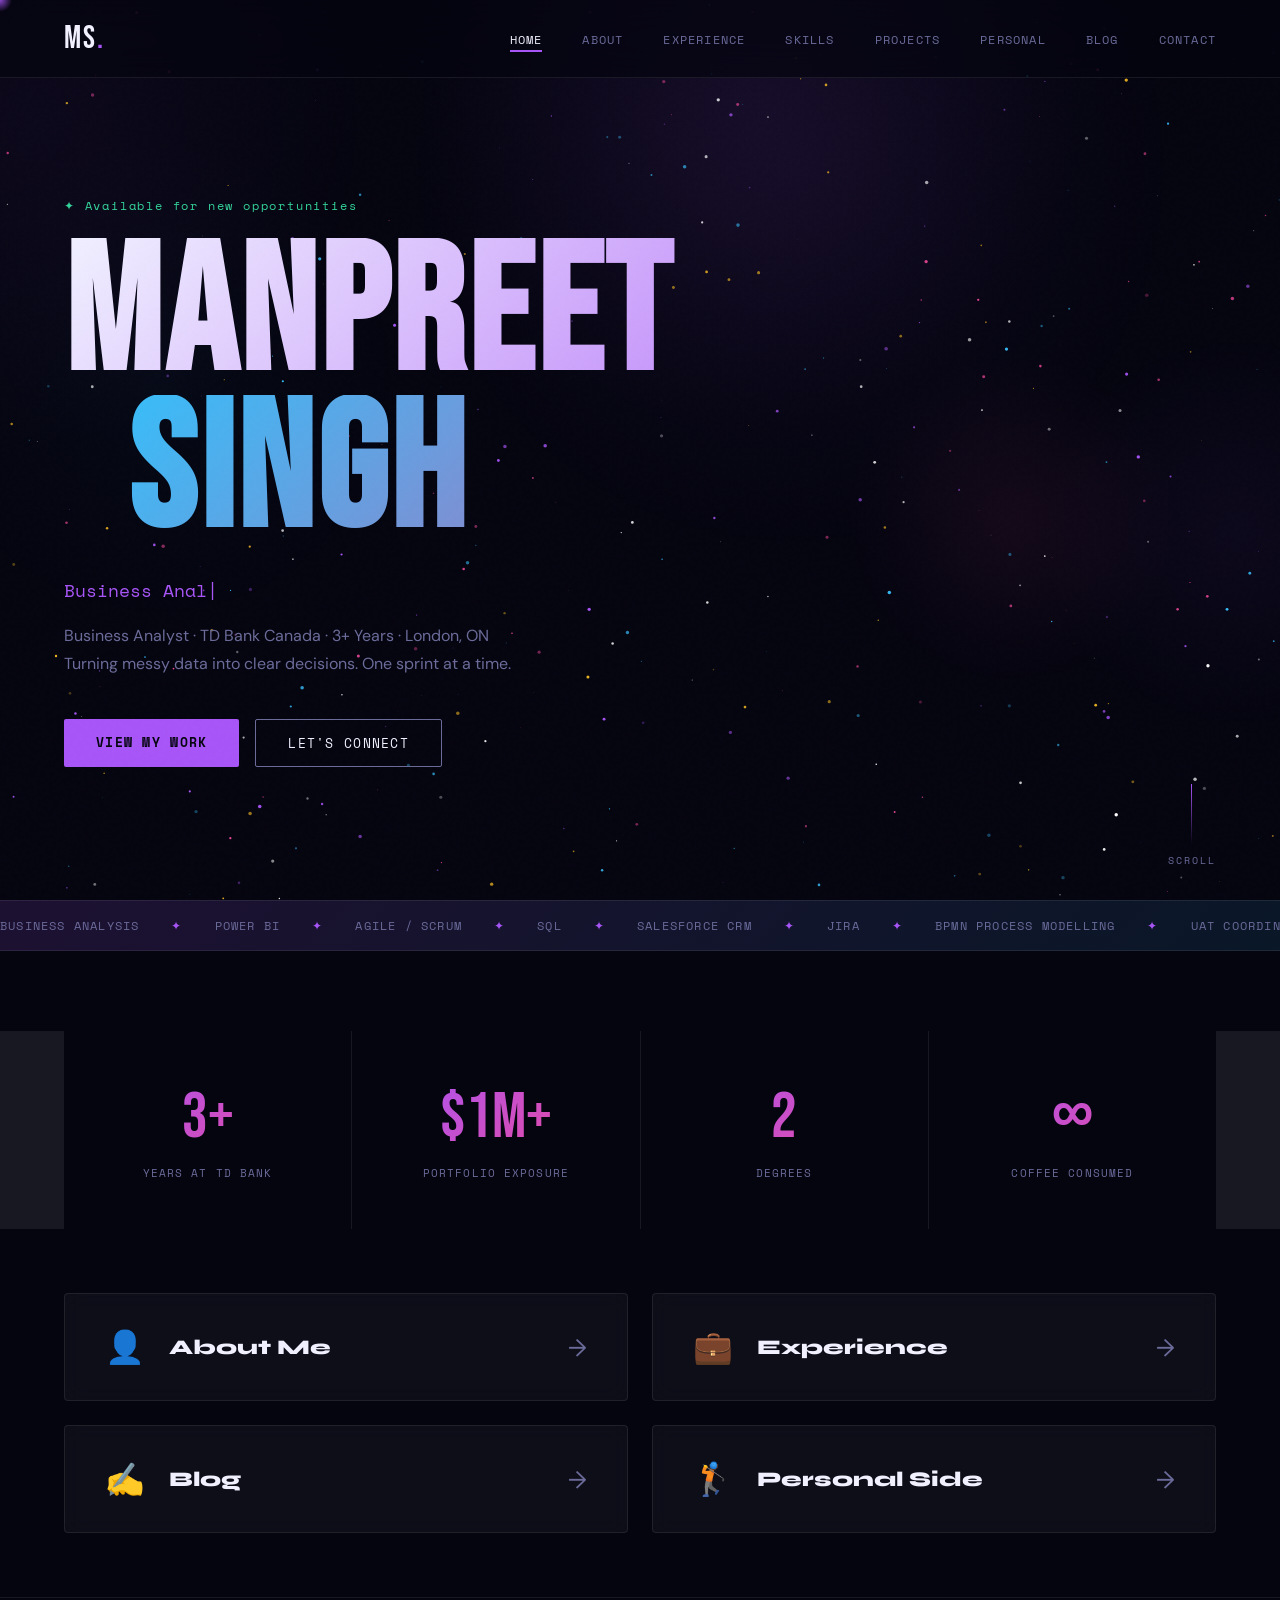
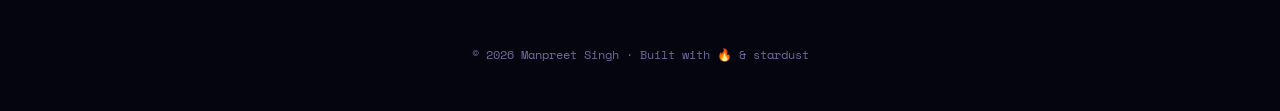
<file: index.html>
<!DOCTYPE html>
<html lang="en">
<head>
  <meta charset="UTF-8" />
  <meta name="viewport" content="width=device-width, initial-scale=1.0"/>
  <title>Manpreet Singh | Business Analyst</title>
  <link rel="preconnect" href="https://fonts.googleapis.com">
  <link href="https://fonts.googleapis.com/css2?family=Space+Mono:wght@400;700&family=Bebas+Neue&family=Syne:wght@400;700;800&family=DM+Sans:ital,wght@0,300;0,400;0,500;1,300&display=swap" rel="stylesheet">
  <link rel="stylesheet" href="css/style.css">
  <link rel="stylesheet" href="css/animations.css">
</head>
<body>
  <canvas id="galaxy-canvas"></canvas>
  <div class="cursor-glow"></div>

  <!-- NAV -->
  <nav class="navbar">
    <div class="nav-logo">MS<span class="dot">.</span></div>
    <ul class="nav-links">
      <li><a href="index.html" class="active">Home</a></li>
      <li><a href="pages/about.html">About</a></li>
      <li><a href="pages/experience.html">Experience</a></li>
      <li><a href="pages/skills.html">Skills</a></li>
      <li><a href="pages/projects.html">Projects</a></li>
      <li><a href="pages/personal.html">Personal</a></li>
      <li><a href="pages/blog.html">Blog</a></li>
      <li><a href="pages/contact.html">Contact</a></li>
    </ul>
    <div class="hamburger" onclick="toggleMenu()">
      <span></span><span></span><span></span>
    </div>
  </nav>

  <!-- HERO -->
  <section class="hero">
    <div class="hero-tag">✦ Available for new opportunities</div>
    <h1 class="hero-title">
      <span class="line-1 reveal">MANPREET</span>
      <span class="line-2 reveal delay-1">SINGH</span>
    </h1>
    <div class="hero-sub reveal delay-2">
      <span class="typed-text"></span><span class="cursor-blink">|</span>
    </div>
    <p class="hero-desc reveal delay-3">
      Business Analyst · TD Bank Canada · 3+ Years · London, ON<br>
      Turning messy data into clear decisions. One sprint at a time.
    </p>
    <div class="hero-cta reveal delay-4">
      <a href="pages/experience.html" class="btn btn-primary">View My Work</a>
      <a href="pages/contact.html" class="btn btn-ghost">Let's Connect</a>
    </div>
    <div class="hero-scroll">
      <div class="scroll-line"></div>
      <span>scroll</span>
    </div>
  </section>

  <!-- MARQUEE STRIP -->
  <div class="marquee-strip">
    <div class="marquee-track">
      <span>Business Analysis</span><span>✦</span>
      <span>Power BI</span><span>✦</span>
      <span>Agile / Scrum</span><span>✦</span>
      <span>SQL</span><span>✦</span>
      <span>Salesforce CRM</span><span>✦</span>
      <span>JIRA</span><span>✦</span>
      <span>BPMN Process Modelling</span><span>✦</span>
      <span>UAT Coordination</span><span>✦</span>
      <span>TD Bank</span><span>✦</span>
      <span>Microsoft Copilot</span><span>✦</span>
      <span>Business Analysis</span><span>✦</span>
      <span>Power BI</span><span>✦</span>
      <span>Agile / Scrum</span><span>✦</span>
      <span>SQL</span><span>✦</span>
      <span>Salesforce CRM</span><span>✦</span>
      <span>JIRA</span><span>✦</span>
      <span>BPMN Process Modelling</span><span>✦</span>
      <span>UAT Coordination</span><span>✦</span>
    </div>
  </div>

  <!-- SNAPSHOT CARDS -->
  <section class="snapshot">
    <div class="snap-card reveal">
      <div class="snap-num">3+</div>
      <div class="snap-label">Years at TD Bank</div>
    </div>
    <div class="snap-card reveal delay-1">
      <div class="snap-num">$1M+</div>
      <div class="snap-label">Portfolio Exposure</div>
    </div>
    <div class="snap-card reveal delay-2">
      <div class="snap-num">2</div>
      <div class="snap-label">Degrees</div>
    </div>
    <div class="snap-card reveal delay-3">
      <div class="snap-num">∞</div>
      <div class="snap-label">Coffee Consumed</div>
    </div>
  </section>

  <!-- FEATURED SECTION LINKS -->
  <section class="feature-grid">
    <a href="pages/about.html" class="feature-card fc-purple reveal">
      <div class="fc-icon">👤</div>
      <div class="fc-title">About Me</div>
      <div class="fc-arrow">→</div>
    </a>
    <a href="pages/experience.html" class="feature-card fc-blue reveal delay-1">
      <div class="fc-icon">💼</div>
      <div class="fc-title">Experience</div>
      <div class="fc-arrow">→</div>
    </a>
    <a href="pages/blog.html" class="feature-card fc-pink reveal delay-2">
      <div class="fc-icon">✍️</div>
      <div class="fc-title">Blog</div>
      <div class="fc-arrow">→</div>
    </a>
    <a href="pages/personal.html" class="feature-card fc-green reveal delay-3">
      <div class="fc-icon">🏌️</div>
      <div class="fc-title">Personal Side</div>
      <div class="fc-arrow">→</div>
    </a>
  </section>

  <footer class="footer">
    <p>© 2026 Manpreet Singh · Built with 🔥 & stardust</p>
  </footer>

  <script src="js/galaxy.js"></script>
  <script src="js/main.js"></script>
</body>
</html>
</file>
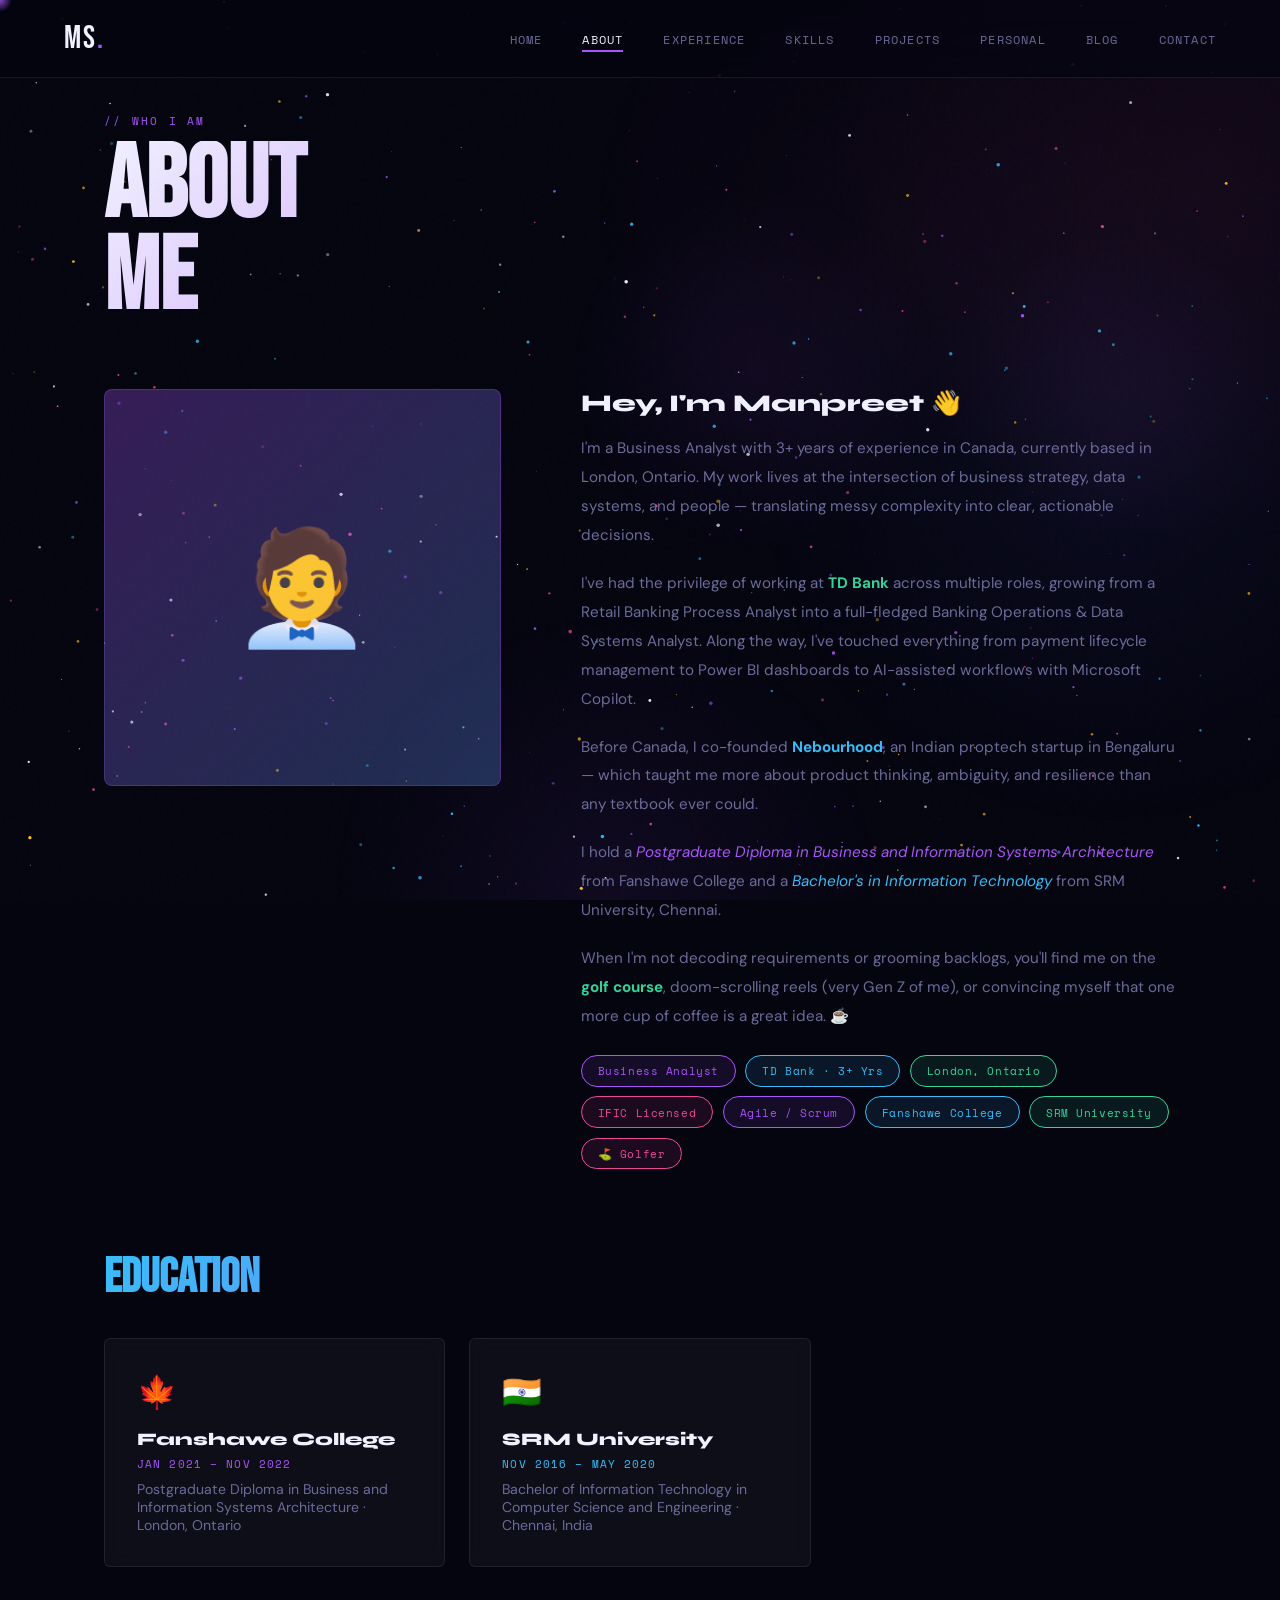
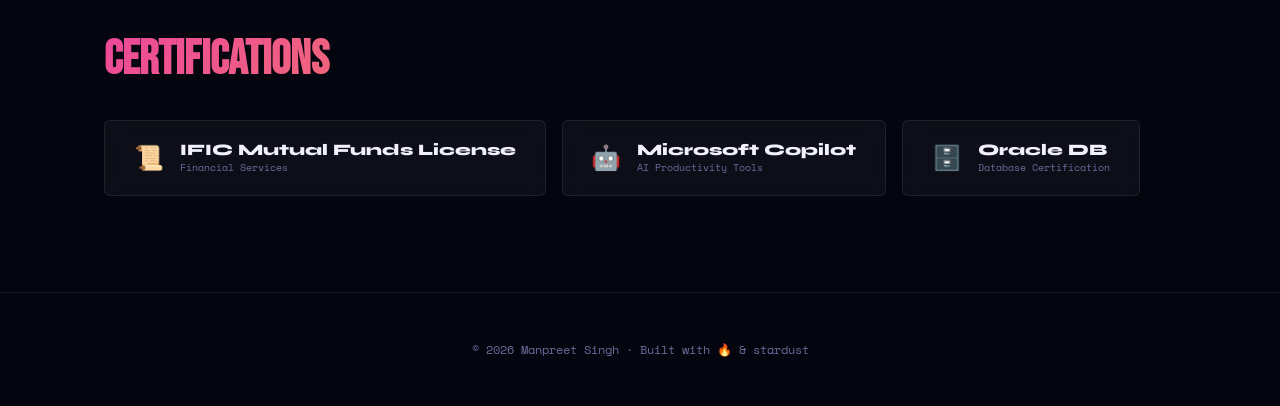
<file: pages/about.html>
<!DOCTYPE html>
<html lang="en">
<head>
  <meta charset="UTF-8" />
  <meta name="viewport" content="width=device-width, initial-scale=1.0"/>
  <title>About | Manpreet Singh</title>
  <link rel="preconnect" href="https://fonts.googleapis.com">
  <link href="https://fonts.googleapis.com/css2?family=Space+Mono:wght@400;700&family=Bebas+Neue&family=Syne:wght@400;700;800&family=DM+Sans:ital,wght@0,300;0,400;0,500;1,300&display=swap" rel="stylesheet">
  <link rel="stylesheet" href="../css/style.css">
  <link rel="stylesheet" href="../css/animations.css">
</head>
<body>
  <canvas id="galaxy-canvas"></canvas>
  <div class="cursor-glow"></div>

  <nav class="navbar">
    <div class="nav-logo"><a href="../index.html">MS<span class="dot">.</span></a></div>
    <ul class="nav-links">
      <li><a href="../index.html">Home</a></li>
      <li><a href="about.html" class="active">About</a></li>
      <li><a href="experience.html">Experience</a></li>
      <li><a href="skills.html">Skills</a></li>
      <li><a href="projects.html">Projects</a></li>
      <li><a href="personal.html">Personal</a></li>
      <li><a href="blog.html">Blog</a></li>
      <li><a href="contact.html">Contact</a></li>
    </ul>
    <div class="hamburger" onclick="toggleMenu()"><span></span><span></span><span></span></div>
  </nav>

  <div class="page-wrapper">
    <div class="page-header reveal">
      <span class="page-tag">// who I am</span>
      <h1 class="page-title">ABOUT<br>ME</h1>
    </div>

    <div class="about-grid">
      <div class="about-avatar float reveal">🧑‍💼</div>
      <div class="about-text">
        <div class="reveal">
          <h2>Hey, I'm Manpreet 👋</h2>
          <p>I'm a Business Analyst with 3+ years of experience in Canada, currently based in London, Ontario. My work lives at the intersection of business strategy, data systems, and people — translating messy complexity into clear, actionable decisions.</p>
          <p>I've had the privilege of working at <strong style="color:var(--green)">TD Bank</strong> across multiple roles, growing from a Retail Banking Process Analyst into a full-fledged Banking Operations & Data Systems Analyst. Along the way, I've touched everything from payment lifecycle management to Power BI dashboards to AI-assisted workflows with Microsoft Copilot.</p>
          <p>Before Canada, I co-founded <strong style="color:var(--blue)">Nebourhood</strong>, an Indian proptech startup in Bengaluru — which taught me more about product thinking, ambiguity, and resilience than any textbook ever could.</p>
          <p>I hold a <em style="color:var(--purple)">Postgraduate Diploma in Business and Information Systems Architecture</em> from Fanshawe College and a <em style="color:var(--blue)">Bachelor's in Information Technology</em> from SRM University, Chennai.</p>
          <p>When I'm not decoding requirements or grooming backlogs, you'll find me on the <strong style="color:var(--green)">golf course</strong>, doom-scrolling reels (very Gen Z of me), or convincing myself that one more cup of coffee is a great idea. ☕</p>
        </div>

        <div class="about-badges reveal delay-1">
          <span class="about-badge badge-purple">Business Analyst</span>
          <span class="about-badge badge-blue">TD Bank · 3+ Yrs</span>
          <span class="about-badge badge-green">London, Ontario</span>
          <span class="about-badge badge-pink">IFIC Licensed</span>
          <span class="about-badge badge-purple">Agile / Scrum</span>
          <span class="about-badge badge-blue">Fanshawe College</span>
          <span class="about-badge badge-green">SRM University</span>
          <span class="about-badge badge-pink">⛳ Golfer</span>
        </div>
      </div>
    </div>

    <!-- Education Section -->
    <div style="margin-top:5rem;">
      <h2 class="reveal" style="font-family:var(--font-display);font-size:3rem;margin-bottom:2rem;background:linear-gradient(135deg,var(--blue),var(--purple));-webkit-background-clip:text;-webkit-text-fill-color:transparent;background-clip:text;">EDUCATION</h2>
      <div style="display:grid;grid-template-columns:repeat(auto-fill,minmax(300px,1fr));gap:1.5rem;">
        <div class="card reveal">
          <div style="font-size:2rem;margin-bottom:1rem;">🍁</div>
          <div style="font-family:var(--font-heading);font-size:1.1rem;font-weight:800;color:var(--white);margin-bottom:0.3rem;">Fanshawe College</div>
          <div style="font-family:var(--font-mono);font-size:0.7rem;color:var(--purple);letter-spacing:0.1em;margin-bottom:0.5rem;">JAN 2021 – NOV 2022</div>
          <div style="font-size:0.88rem;color:var(--muted);">Postgraduate Diploma in Business and Information Systems Architecture · London, Ontario</div>
        </div>
        <div class="card reveal delay-1">
          <div style="font-size:2rem;margin-bottom:1rem;">🇮🇳</div>
          <div style="font-family:var(--font-heading);font-size:1.1rem;font-weight:800;color:var(--white);margin-bottom:0.3rem;">SRM University</div>
          <div style="font-family:var(--font-mono);font-size:0.7rem;color:var(--blue);letter-spacing:0.1em;margin-bottom:0.5rem;">NOV 2016 – MAY 2020</div>
          <div style="font-size:0.88rem;color:var(--muted);">Bachelor of Information Technology in Computer Science and Engineering · Chennai, India</div>
        </div>
      </div>
    </div>

    <!-- Certifications -->
    <div style="margin-top:4rem;margin-bottom:6rem;">
      <h2 class="reveal" style="font-family:var(--font-display);font-size:3rem;margin-bottom:2rem;background:linear-gradient(135deg,var(--pink),var(--yellow));-webkit-background-clip:text;-webkit-text-fill-color:transparent;background-clip:text;">CERTIFICATIONS</h2>
      <div style="display:flex;flex-wrap:wrap;gap:1rem;">
        <div class="card reveal" style="display:flex;align-items:center;gap:1rem;padding:1.2rem 1.8rem;">
          <span style="font-size:1.5rem;">📜</span>
          <div>
            <div style="font-family:var(--font-heading);font-weight:800;color:var(--white);">IFIC Mutual Funds License</div>
            <div style="font-family:var(--font-mono);font-size:0.65rem;color:var(--muted);">Financial Services</div>
          </div>
        </div>
        <div class="card reveal delay-1" style="display:flex;align-items:center;gap:1rem;padding:1.2rem 1.8rem;">
          <span style="font-size:1.5rem;">🤖</span>
          <div>
            <div style="font-family:var(--font-heading);font-weight:800;color:var(--white);">Microsoft Copilot</div>
            <div style="font-family:var(--font-mono);font-size:0.65rem;color:var(--muted);">AI Productivity Tools</div>
          </div>
        </div>
        <div class="card reveal delay-2" style="display:flex;align-items:center;gap:1rem;padding:1.2rem 1.8rem;">
          <span style="font-size:1.5rem;">🗄️</span>
          <div>
            <div style="font-family:var(--font-heading);font-weight:800;color:var(--white);">Oracle DB</div>
            <div style="font-family:var(--font-mono);font-size:0.65rem;color:var(--muted);">Database Certification</div>
          </div>
        </div>
      </div>
    </div>
  </div>

  <footer class="footer"><p>© 2026 Manpreet Singh · Built with 🔥 & stardust</p></footer>

  <script src="../js/galaxy.js"></script>
  <script src="../js/main.js"></script>
</body>
</html>
</file>
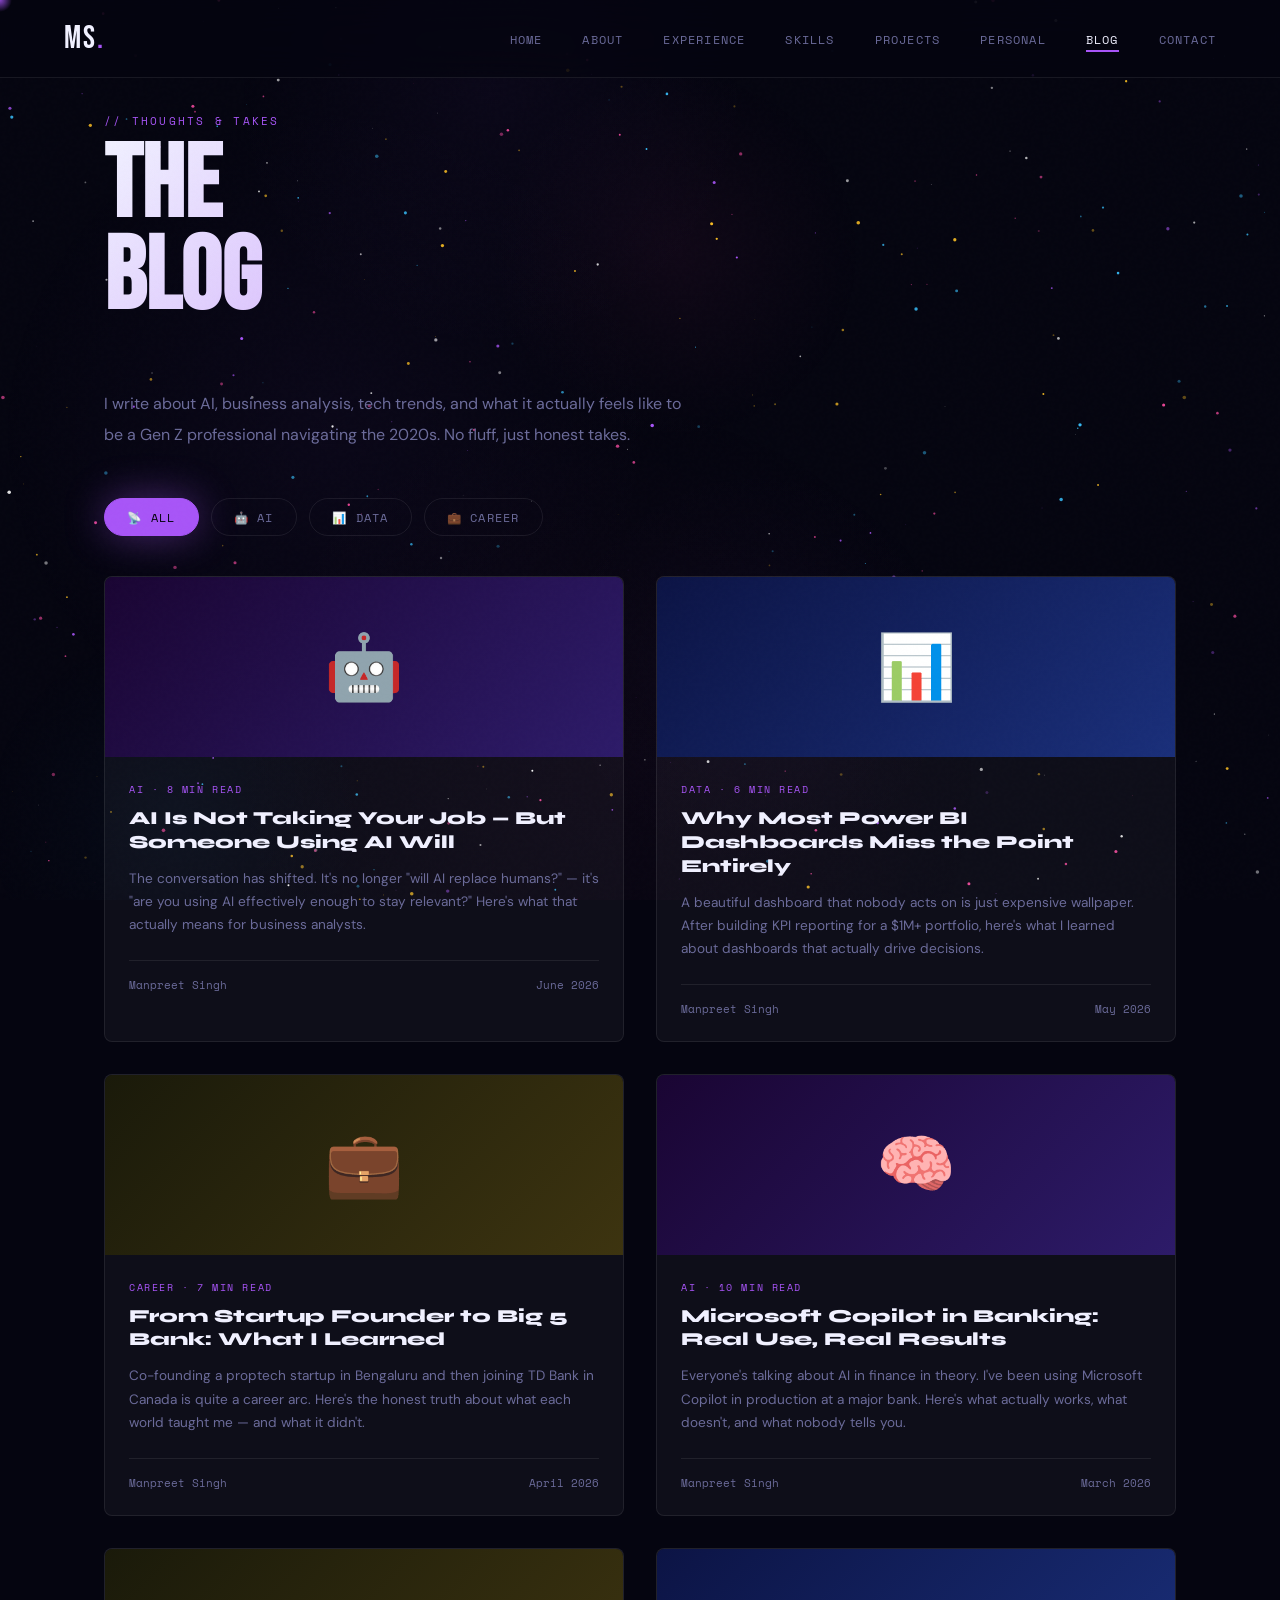
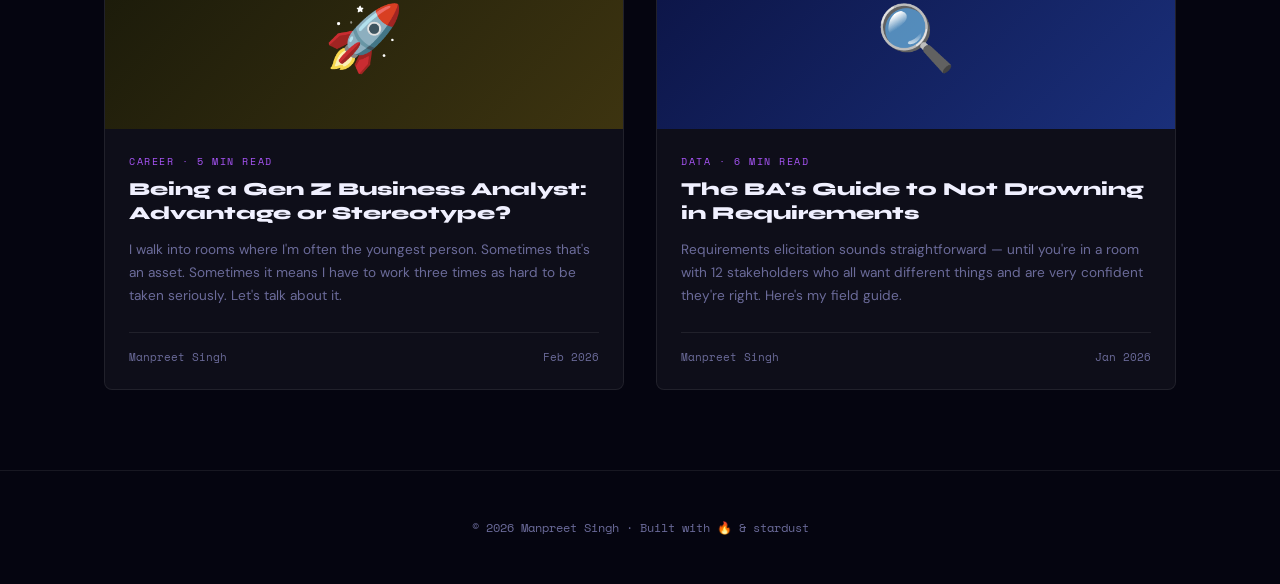
<file: pages/blog.html>
<!DOCTYPE html>
<html lang="en">
<head>
  <meta charset="UTF-8"/>
  <meta name="viewport" content="width=device-width, initial-scale=1.0"/>
  <title>Blog | Manpreet Singh</title>
  <link rel="preconnect" href="https://fonts.googleapis.com">
  <link href="https://fonts.googleapis.com/css2?family=Space+Mono:wght@400;700&family=Bebas+Neue&family=Syne:wght@400;700;800&family=DM+Sans:ital,wght@0,300;0,400;0,500;1,300&display=swap" rel="stylesheet">
  <link rel="stylesheet" href="../css/style.css">
  <link rel="stylesheet" href="../css/animations.css">
</head>
<body>
  <canvas id="galaxy-canvas"></canvas>
  <div class="cursor-glow"></div>
  <nav class="navbar">
    <div class="nav-logo"><a href="../index.html">MS<span class="dot">.</span></a></div>
    <ul class="nav-links">
      <li><a href="../index.html">Home</a></li>
      <li><a href="about.html">About</a></li>
      <li><a href="experience.html">Experience</a></li>
      <li><a href="skills.html">Skills</a></li>
      <li><a href="projects.html">Projects</a></li>
      <li><a href="personal.html">Personal</a></li>
      <li><a href="blog.html" class="active">Blog</a></li>
      <li><a href="contact.html">Contact</a></li>
    </ul>
    <div class="hamburger" onclick="toggleMenu()"><span></span><span></span><span></span></div>
  </nav>

  <!-- BLOG MODAL -->
  <div class="modal-overlay" id="blog-modal">
    <div class="modal-content">
      <button class="modal-close" onclick="closeModal()">✕</button>
      <span class="modal-tag" id="modal-tag"></span>
      <h2 class="modal-title" id="modal-title"></h2>
      <div class="modal-meta" id="modal-meta"></div>
      <div class="modal-body" id="modal-body"></div>
    </div>
  </div>

  <div class="page-wrapper">
    <div class="page-header reveal">
      <span class="page-tag">// thoughts & takes</span>
      <h1 class="page-title">THE<br>BLOG</h1>
    </div>

    <p class="reveal" style="font-size:1rem;color:var(--muted);max-width:580px;line-height:1.9;margin-bottom:3rem;">
      I write about AI, business analysis, tech trends, and what it actually feels like to be a Gen Z professional navigating the 2020s. No fluff, just honest takes.
    </p>

    <!-- Filter -->
    <div class="filter-group reveal">
      <input type="radio" name="blogcat" id="b-all" value="all" checked>
      <label for="b-all">📡 All</label>
      <input type="radio" name="blogcat" id="b-ai" value="ai">
      <label for="b-ai">🤖 AI</label>
      <input type="radio" name="blogcat" id="b-data" value="data">
      <label for="b-data">📊 Data</label>
      <input type="radio" name="blogcat" id="b-career" value="career">
      <label for="b-career">💼 Career</label>
    </div>

    <div class="blog-grid" id="blog-grid">

      <div class="blog-card reveal bc-ai" data-cat="ai" onclick="openModal('ai1')">
        <div class="blog-card-top">🤖</div>
        <div class="blog-card-body">
          <span class="blog-card-tag">AI · 8 min read</span>
          <div class="blog-card-title">AI Is Not Taking Your Job — But Someone Using AI Will</div>
          <p class="blog-card-excerpt">The conversation has shifted. It's no longer "will AI replace humans?" — it's "are you using AI effectively enough to stay relevant?" Here's what that actually means for business analysts.</p>
          <div class="blog-card-meta">
            <span>Manpreet Singh</span>
            <span>June 2026</span>
          </div>
        </div>
      </div>

      <div class="blog-card reveal delay-1 bc-data" data-cat="data" onclick="openModal('data1')">
        <div class="blog-card-top">📊</div>
        <div class="blog-card-body">
          <span class="blog-card-tag">Data · 6 min read</span>
          <div class="blog-card-title">Why Most Power BI Dashboards Miss the Point Entirely</div>
          <p class="blog-card-excerpt">A beautiful dashboard that nobody acts on is just expensive wallpaper. After building KPI reporting for a $1M+ portfolio, here's what I learned about dashboards that actually drive decisions.</p>
          <div class="blog-card-meta">
            <span>Manpreet Singh</span>
            <span>May 2026</span>
          </div>
        </div>
      </div>

      <div class="blog-card reveal delay-2 bc-career" data-cat="career" onclick="openModal('career1')">
        <div class="blog-card-top">💼</div>
        <div class="blog-card-body">
          <span class="blog-card-tag">Career · 7 min read</span>
          <div class="blog-card-title">From Startup Founder to Big 5 Bank: What I Learned</div>
          <p class="blog-card-excerpt">Co-founding a proptech startup in Bengaluru and then joining TD Bank in Canada is quite a career arc. Here's the honest truth about what each world taught me — and what it didn't.</p>
          <div class="blog-card-meta">
            <span>Manpreet Singh</span>
            <span>April 2026</span>
          </div>
        </div>
      </div>

      <div class="blog-card reveal bc-ai" data-cat="ai" onclick="openModal('ai2')">
        <div class="blog-card-top">🧠</div>
        <div class="blog-card-body">
          <span class="blog-card-tag">AI · 10 min read</span>
          <div class="blog-card-title">Microsoft Copilot in Banking: Real Use, Real Results</div>
          <p class="blog-card-excerpt">Everyone's talking about AI in finance in theory. I've been using Microsoft Copilot in production at a major bank. Here's what actually works, what doesn't, and what nobody tells you.</p>
          <div class="blog-card-meta">
            <span>Manpreet Singh</span>
            <span>March 2026</span>
          </div>
        </div>
      </div>

      <div class="blog-card reveal delay-1 bc-career" data-cat="career" onclick="openModal('career2')">
        <div class="blog-card-top">🚀</div>
        <div class="blog-card-body">
          <span class="blog-card-tag">Career · 5 min read</span>
          <div class="blog-card-title">Being a Gen Z Business Analyst: Advantage or Stereotype?</div>
          <p class="blog-card-excerpt">I walk into rooms where I'm often the youngest person. Sometimes that's an asset. Sometimes it means I have to work three times as hard to be taken seriously. Let's talk about it.</p>
          <div class="blog-card-meta">
            <span>Manpreet Singh</span>
            <span>Feb 2026</span>
          </div>
        </div>
      </div>

      <div class="blog-card reveal delay-2 bc-data" data-cat="data" onclick="openModal('data2')">
        <div class="blog-card-top">🔍</div>
        <div class="blog-card-body">
          <span class="blog-card-tag">Data · 6 min read</span>
          <div class="blog-card-title">The BA's Guide to Not Drowning in Requirements</div>
          <p class="blog-card-excerpt">Requirements elicitation sounds straightforward — until you're in a room with 12 stakeholders who all want different things and are very confident they're right. Here's my field guide.</p>
          <div class="blog-card-meta">
            <span>Manpreet Singh</span>
            <span>Jan 2026</span>
          </div>
        </div>
      </div>

    </div>
    <div style="margin-bottom:5rem;"></div>
  </div>

  <footer class="footer"><p>© 2026 Manpreet Singh · Built with 🔥 & stardust</p></footer>
  <script src="../js/galaxy.js"></script>
  <script src="../js/main.js"></script>
  <script>
    // Blog Filter
    document.querySelectorAll('input[name="blogcat"]').forEach(radio => {
      radio.addEventListener('change', () => {
        const val = radio.value;
        document.querySelectorAll('.blog-card').forEach(card => {
          if (val === 'all' || card.dataset.cat === val) {
            card.style.display = 'block';
          } else {
            card.style.display = 'none';
          }
        });
      });
    });

    // Blog content
    const blogs = {
      ai1: {
        tag: 'AI · 8 min read',
        title: 'AI Is Not Taking Your Job — But Someone Using AI Will',
        meta: 'By Manpreet Singh · June 2026 · Business Analysis, Artificial Intelligence',
        body: `
          <p>Let me start with the take everyone has but nobody says out loud: <strong>the fear of AI replacing jobs is mostly a distraction from the real question — are you using AI well enough to be irreplaceable?</strong></p>

          <h3>The Narrative We Keep Getting Wrong</h3>
          <p>Every few months, a new study drops saying X% of jobs will be automated by 2030. The headlines write themselves. The LinkedIn discourse explodes. And then... everyone goes back to doing their jobs the same way they did before.</p>
          <p>Here's what's actually happening: AI isn't replacing roles wholesale. It's compressing the low-skill floor of every role. What used to take a junior analyst two days now takes a senior analyst two hours with the right tools. That gap doesn't disappear jobs — it changes who gets hired and how much leverage one person can carry.</p>

          <h3>What I've Seen in Banking</h3>
          <p>At TD Bank, I've watched AI-assisted tools — specifically Microsoft Copilot — transform documentation workflows. Meeting summaries that used to take 45 minutes now take 5. Sprint retrospective writeups, BRD drafts, email threads — all accelerated significantly.</p>
          <p>But here's the nuance: <strong>the AI doesn't think for you</strong>. It still needs someone with domain expertise to prompt it correctly, validate the output, and translate it into something stakeholders actually trust. The BA who understands payment lifecycle processes will always get better AI output than one who doesn't — because garbage in, garbage out still applies.</p>

          <h3>The Three Things AI Actually Changed in My Day-to-Day</h3>
          <p><strong>1. Speed of first drafts.</strong> Whether it's a process flow summary or a UAT test plan outline, I now start with an AI-generated skeleton and refine it — instead of starting from a blank page. This alone is a 40–50% time saving on documentation tasks.</p>
          <p><strong>2. Research and synthesis.</strong> Summarizing regulatory updates, pulling patterns from large datasets, cross-referencing compliance requirements — all faster. I can synthesize a complex document in minutes and then apply judgment on what matters.</p>
          <p><strong>3. Communication clarity.</strong> I use AI to pressure-test my stakeholder communications before I send them. "Does this message come across clearly to a non-technical audience?" is a surprisingly powerful prompt.</p>

          <h3>What AI Can't Replace (Yet)</h3>
          <p>Relationship trust. Organizational context. Reading the room in a sprint planning session. The ability to know which stakeholder's concern is the real blocker versus the political noise. These are still deeply human and deeply valuable.</p>
          <p>The business analyst who thrives in the next decade won't be the one who avoids AI — it'll be the one who uses it to punch three levels above their weight class while maintaining the judgment that keeps everything on rails.</p>

          <h3>The Bottom Line</h3>
          <p>Stop worrying about whether AI will take your job. Start asking: <em>am I using AI to produce the kind of output that would have required two of me six months ago?</em> If the answer is no, that's the thing to fix. Not the fear — the skill gap.</p>
          <p>We're in the early innings of a fundamental shift in knowledge work. The analysts, the managers, the consultants who figure out how to combine domain expertise with AI leverage will define what these roles look like for the next generation. I'd rather be building that than watching from the sidelines.</p>
        `
      },
      data1: {
        tag: 'Data · 6 min read',
        title: 'Why Most Power BI Dashboards Miss the Point Entirely',
        meta: 'By Manpreet Singh · May 2026 · Data, Business Intelligence, Power BI',
        body: `
          <p>I've seen dashboards that look like they belong in a sci-fi movie. Beautiful gradients. Animated KPIs. Color-coded everything. And then I've sat in the meeting where the executive looks at it and says: <strong>"So... what should I actually do with this?"</strong></p>
          <p>That silence is the sound of a dashboard that missed the point.</p>

          <h3>The Trap: Design Over Decision</h3>
          <p>Business intelligence tools like Power BI have gotten so good at making things look impressive that we've started confusing visual quality with analytical value. A dashboard is not a report card for your data team. It's a decision support tool. And if it doesn't help someone make a faster, better, more confident decision — it's failing at its only job.</p>

          <h3>What I Learned Building KPI Dashboards at TD Bank</h3>
          <p>When I was designing performance dashboards for a CAD 1M+ client portfolio, I made a rule early on: <strong>every chart has to answer a specific question someone actually asks.</strong></p>
          <p>Not "this might be useful." Not "this data is available." Someone, somewhere in the business, needs to make a call, and this visualization helps them make it faster and with more confidence. If I couldn't name that person and that decision, the chart didn't make it in.</p>
          <p>This sounds obvious. It's shockingly rarely practiced.</p>

          <h3>The Three Most Common Dashboard Mistakes</h3>
          <p><strong>1. Too many metrics, no hierarchy.</strong> When everything is highlighted, nothing is. Your dashboard needs a clear visual hierarchy: one or two headline numbers, then supporting context, then drill-down capability. Most dashboards cram 30 KPIs onto one page and call it comprehensive. I call it chaos.</p>
          <p><strong>2. No time context.</strong> A number without a baseline is just a number. Is a 12% conversion rate good or bad? Compared to what — last month? Last year? The industry benchmark? Dashboards that display metrics without temporal or comparative context create false confidence.</p>
          <p><strong>3. Showing what happened instead of what to do next.</strong> This is the big one. Descriptive analytics tell you what occurred. What decision-makers actually need is directional insight — where to focus, what's at risk, what's trending in the wrong direction before it becomes a problem. Build for action, not just awareness.</p>

          <h3>A Framework That Actually Works</h3>
          <p>For every dashboard I now build, I ask three questions: <em>Who will use this, when, and to make what decision?</em> The answers shape everything — the metrics selected, the time windows displayed, the level of drill-down built in.</p>
          <p>A sales director checking pipeline health at the start of the week needs different information than an ops analyst running a reconciliation review. Same data, entirely different dashboards.</p>

          <h3>The Final Word</h3>
          <p>Your dashboard isn't finished when it looks good. It's finished when the person who uses it walks away knowing exactly what to do next. Build toward that moment — not the screenshot.</p>
        `
      },
      career1: {
        tag: 'Career · 7 min read',
        title: 'From Startup Founder to Big 5 Bank: What I Learned',
        meta: 'By Manpreet Singh · April 2026 · Career, Startup, Banking',
        body: `
          <p>Bengaluru to London, Ontario. Co-founder of a proptech startup to Business Analyst at TD Bank. On paper it sounds like a pivot. Living it felt more like a translation — of skills, of pace, of mindset.</p>
          <p>Here's my honest account of what each world taught me — and what each world couldn't.</p>

          <h3>What the Startup Taught Me</h3>
          <p><strong>Speed and ambiguity tolerance.</strong> At Nebourhood, we made product decisions in hours that would take weeks in a large organization. There was no committee, no sign-off chain. You owned the outcome completely. That level of accountability sharpens your judgment faster than anything else.</p>
          <p><strong>Customer proximity.</strong> In a startup, you're never more than two conversations away from the actual person using your product. That closeness permanently changes how you think about requirements. You stop writing user stories as abstractions and start writing them as real human problems.</p>
          <p><strong>Failing without a safety net.</strong> A bad feature decision in a startup costs you users and runway. The consequences are immediate and visible. This teaches you to be deliberate — to test assumptions early, to validate before you build, to kill your darlings when the data says to.</p>

          <h3>What the Bank Taught Me</h3>
          <p><strong>Scale and consequence.</strong> At TD Bank, a single process change can affect millions of transactions. The rigor required — documentation, compliance checks, UAT validation, stakeholder alignment — exists because the stakes are enormous. I learned to respect structure as a feature, not a bug.</p>
          <p><strong>Stakeholder navigation.</strong> In a large institution, shipping something requires managing competing priorities across business units, technology teams, compliance, and operations. Learning to build alignment across that matrix is its own discipline. The startup founder in me had to learn patience. Real patience.</p>
          <p><strong>Domain depth.</strong> Banking has layers — regulatory, operational, technical — that you can only understand through sustained exposure. I developed genuine expertise in payment lifecycles, KYC/AML processes, and core banking architecture. That depth is hard-won and genuinely valuable.</p>

          <h3>The Translation Layer</h3>
          <p>The skill that survived both worlds completely intact? <strong>Translating between business needs and technical reality.</strong> Whether it was explaining a feature requirement to developers in Bengaluru or aligning a system enhancement request with a banking technology team in Toronto, the core skill is the same: understand what both sides need, find the overlap, communicate it clearly.</p>
          <p>That's the through-line of my entire career. Everything else has been context.</p>

          <h3>Would I Do It Again?</h3>
          <p>Without question. The unconventional path gave me something a straight corporate ladder couldn't: the ability to see institutional problems with an outsider's eyes and the credibility to propose solutions with an insider's language. That combination is genuinely rare — and I don't take it for granted.</p>
        `
      },
      ai2: {
        tag: 'AI · 10 min read',
        title: 'Microsoft Copilot in Banking: Real Use, Real Results',
        meta: 'By Manpreet Singh · March 2026 · AI, Microsoft Copilot, Banking',
        body: `
          <p>Everyone in fintech has an opinion on AI. Most of them are theoretical. I've been using Microsoft Copilot in a live banking environment at one of Canada's Big 5 banks. Here's what actually happened.</p>

          <h3>Context First</h3>
          <p>I want to be clear about what "using Copilot at a bank" means in practice. We're not talking about AI making credit decisions or generating regulatory filings. We're talking about AI-assisted productivity within the analyst and operations layer — documentation, communication, reporting, and synthesis. That's where I live, and that's where I've seen real results.</p>

          <h3>Where It Actually Helped</h3>
          <p><strong>Meeting summarization and action item extraction.</strong> This is the highest-impact use case I've found. After a two-hour stakeholder session, Copilot can generate a structured summary with decisions made, open questions, and assigned actions. What used to take me 30–45 minutes of active effort now takes 5–10 minutes of review and refinement. Over the course of a sprint, this adds up significantly.</p>
          <p><strong>First-draft documentation.</strong> For BRD inputs, user story outlines, and process descriptions, I now prompt Copilot with my notes and ask for a structured first draft. The output isn't perfect — it never is — but starting from 70% complete is dramatically different from starting from zero. My cognitive load on documentation decreased noticeably.</p>
          <p><strong>Email refinement.</strong> Before sending a complex stakeholder email — especially one involving difficult news, competing priorities, or cross-functional asks — I'll paste a draft and ask Copilot to check clarity, tone, and whether the ask is specific enough. It catches ambiguity I miss when I'm too close to the content.</p>
          <p><strong>Research synthesis.</strong> Summarizing compliance updates, regulatory bulletins, or lengthy internal policy documents is now substantially faster. I can get a clear synthesis of a 40-page document in minutes and then focus my reading time on the sections that need my judgment.</p>

          <h3>Where It Fell Short</h3>
          <p><strong>Domain-specific accuracy.</strong> Banking has highly specific terminology and process logic. Copilot will occasionally generate plausible-sounding output that is technically wrong in a banking context. You need domain expertise to catch these errors — which means junior users need to be extra careful. AI confidence and AI correctness are not the same thing.</p>
          <p><strong>Relationship and political context.</strong> No AI tool knows which stakeholder is the real decision-maker in a room, or why a particular team is resistant to a change request. That organizational intelligence is still entirely human. Copilot gives you better outputs. It doesn't give you better judgment.</p>
          <p><strong>Data security considerations.</strong> In a regulated financial environment, you are always conscious of what data you're putting into an AI tool. Internal financial data, client information, and anything compliance-adjacent requires careful handling. We had clear guidelines on what Copilot could be used for — and those guardrails exist for good reason.</p>

          <h3>The Net Verdict</h3>
          <p>Microsoft Copilot is a genuine productivity multiplier for knowledge workers in banking — when used correctly. The ceiling of its value is set by the user's domain expertise and judgment. In the hands of someone who already knows what good output looks like, it's remarkably powerful. In the hands of someone who can't evaluate the output critically, it's a liability.</p>
          <p>The right way to think about it: Copilot is a very capable first-draft machine and synthesis engine. <strong>The thinking still has to be yours.</strong></p>
        `
      },
      career2: {
        tag: 'Career · 5 min read',
        title: 'Being a Gen Z Business Analyst: Advantage or Stereotype?',
        meta: 'By Manpreet Singh · February 2026 · Career, Gen Z, Business Analysis',
        body: `
          <p>I'm going to say something that took me a while to admit: walking into a room as a Gen Z professional in a traditional financial institution is an experience that comes with its own set of invisible obstacles.</p>
          <p>Not insurmountable ones. But real ones. Let's talk about them honestly.</p>

          <h3>The Stereotype You're Fighting</h3>
          <p>There's a quiet assumption that younger workers are less committed, less disciplined, and less capable of working within established structures. Some of this is generational friction that every young cohort has faced. Some of it is specific to Gen Z — we're perceived as wanting everything immediately, struggling with ambiguity, and being more loyal to our values than to any organization.</p>
          <p>Some of those perceptions are actually accurate in ways people don't frame generously. I <em>do</em> ask "why" more than my predecessors might have. I <em>do</em> care about whether my work has meaning. I <em>do</em> value feedback quickly rather than waiting for an annual review. But those aren't character flaws — they're features, if positioned correctly.</p>

          <h3>Where Being Gen Z Is Genuinely an Advantage</h3>
          <p><strong>Technology fluency.</strong> I learned JIRA, Confluence, Power BI, and Microsoft Copilot by spending time in them, not by attending a training seminar. Gen Z professionals often have a native comfort with new tools that accelerates adoption. In a sector going through digital transformation, that's not nothing.</p>
          <p><strong>Fresh pattern recognition.</strong> Not being steeped in "how we've always done it" means I sometimes spot process inefficiencies that get invisible through familiarity. I asked a question once about why a particular reconciliation step existed — and the honest answer was "we've always done it this way." That question opened a legitimate improvement conversation.</p>
          <p><strong>Communication style adaptability.</strong> I can write a Confluence doc, send a precise Slack message, present to an executive committee, and send a voice note to a colleague before switching contexts. Multi-channel communication fluency is actually a professional asset.</p>

          <h3>What I've Had to Work On</h3>
          <p>Patience. Corporate timelines are not startup timelines. A good idea in a large regulated institution will move through multiple layers of review, approval, and refinement before it ships. Learning to advocate for progress without creating friction from impatience is a real skill — one I'm still developing.</p>
          <p>Presence in formal settings. I'm naturally more comfortable with async, informal, direct communication. I've had to intentionally build the muscle for formal stakeholder presentations and executive-level communication that requires different energy.</p>

          <h3>The Honest Takeaway</h3>
          <p>Being Gen Z in a traditional industry isn't a handicap. It's a variable. What you make of it depends entirely on whether you use the advantages intentionally and work on the gaps honestly. The professionals I respect most in my generation aren't the ones who reject institutional norms — they're the ones who earn credibility within them while quietly changing what needs changing.</p>
        `
      },
      data2: {
        tag: 'Data · 6 min read',
        title: "The BA's Guide to Not Drowning in Requirements",
        meta: 'By Manpreet Singh · January 2026 · Business Analysis, Requirements',
        body: `
          <p>Requirements elicitation is one of those things that looks straightforward in a textbook and absolutely isn't in a conference room with twelve people who all have strong opinions and limited time.</p>
          <p>I've run enough elicitation sessions — from startup product meetings to enterprise banking workshops — to know that the challenge is rarely the <em>gathering</em> of requirements. It's everything around it.</p>

          <h3>The Real Problem With Requirements</h3>
          <p>Stakeholders don't know what they want. Not because they're being difficult — because they're describing a problem in terms of solutions they've already imagined, which may or may not be the right solutions.</p>
          <p>"We need a new report" is not a requirement. It's a proposed solution to an unstated need. Your job as a BA is to find the actual need — what decision is this report meant to support? What's failing without it? — before you write a single line of a BRD.</p>

          <h3>The Five Questions That Never Fail Me</h3>
          <p><strong>1. "What does success look like in six months?"</strong> This forces stakeholders out of feature-level thinking and into outcome-level thinking. Suddenly you're talking about what actually matters, not the specifics of a UI field or a report column.</p>
          <p><strong>2. "Who else is affected by this that we haven't talked to yet?"</strong> Almost every project has a hidden stakeholder — a compliance team, a downstream system owner, an operations team that touches the output — who isn't in the room and whose input changes the requirements significantly.</p>
          <p><strong>3. "What happens if we don't do this?"</strong> This is the urgency and priority calibration question. It helps distinguish between "nice to have" and "urgent business problem." The answers are often revealing.</p>
          <p><strong>4. "Can you show me an example of what good looks like?"</strong> Abstract requirements become concrete the moment someone shows you an existing document, report, or process they think is working. That artefact tells you more than thirty minutes of conversation.</p>
          <p><strong>5. "What would make you say this is done?"</strong> This is your acceptance criteria question in disguise. If the stakeholder can't answer this, the requirement isn't ready to be built.</p>

          <h3>Managing Conflicting Requirements</h3>
          <p>When two stakeholders want different things — and they will — your job isn't to pick a side. It's to surface the conflict explicitly, facilitate alignment, and document the agreed resolution with clear ownership. Leaving conflicting requirements unresolved is the single most common reason projects fail in UAT.</p>
          <p>I always document <em>why</em> a requirement was scoped a certain way, not just <em>what</em> it is. Six months later, when someone asks "why did we build it this way," you want the answer in writing.</p>

          <h3>The Meta-Skill</h3>
          <p>The best business analysts I've worked with have one thing in common: they make stakeholders feel genuinely heard before they begin to redirect or challenge. <strong>Presence before process.</strong> When someone feels like you've really understood their problem, they become collaborative rather than defensive. That shift changes everything about the quality of requirements you end up with.</p>
        `
      }
    };

    function openModal(id) {
      const b = blogs[id];
      document.getElementById('modal-tag').textContent = b.tag;
      document.getElementById('modal-title').textContent = b.title;
      document.getElementById('modal-meta').textContent = b.meta;
      document.getElementById('modal-body').innerHTML = b.body;
      document.getElementById('blog-modal').classList.add('open');
      document.body.style.overflow = 'hidden';
    }

    function closeModal() {
      document.getElementById('blog-modal').classList.remove('open');
      document.body.style.overflow = '';
    }

    document.getElementById('blog-modal').addEventListener('click', function(e) {
      if (e.target === this) closeModal();
    });
    document.addEventListener('keydown', e => { if (e.key === 'Escape') closeModal(); });
  </script>
</body>
</html>
</file>
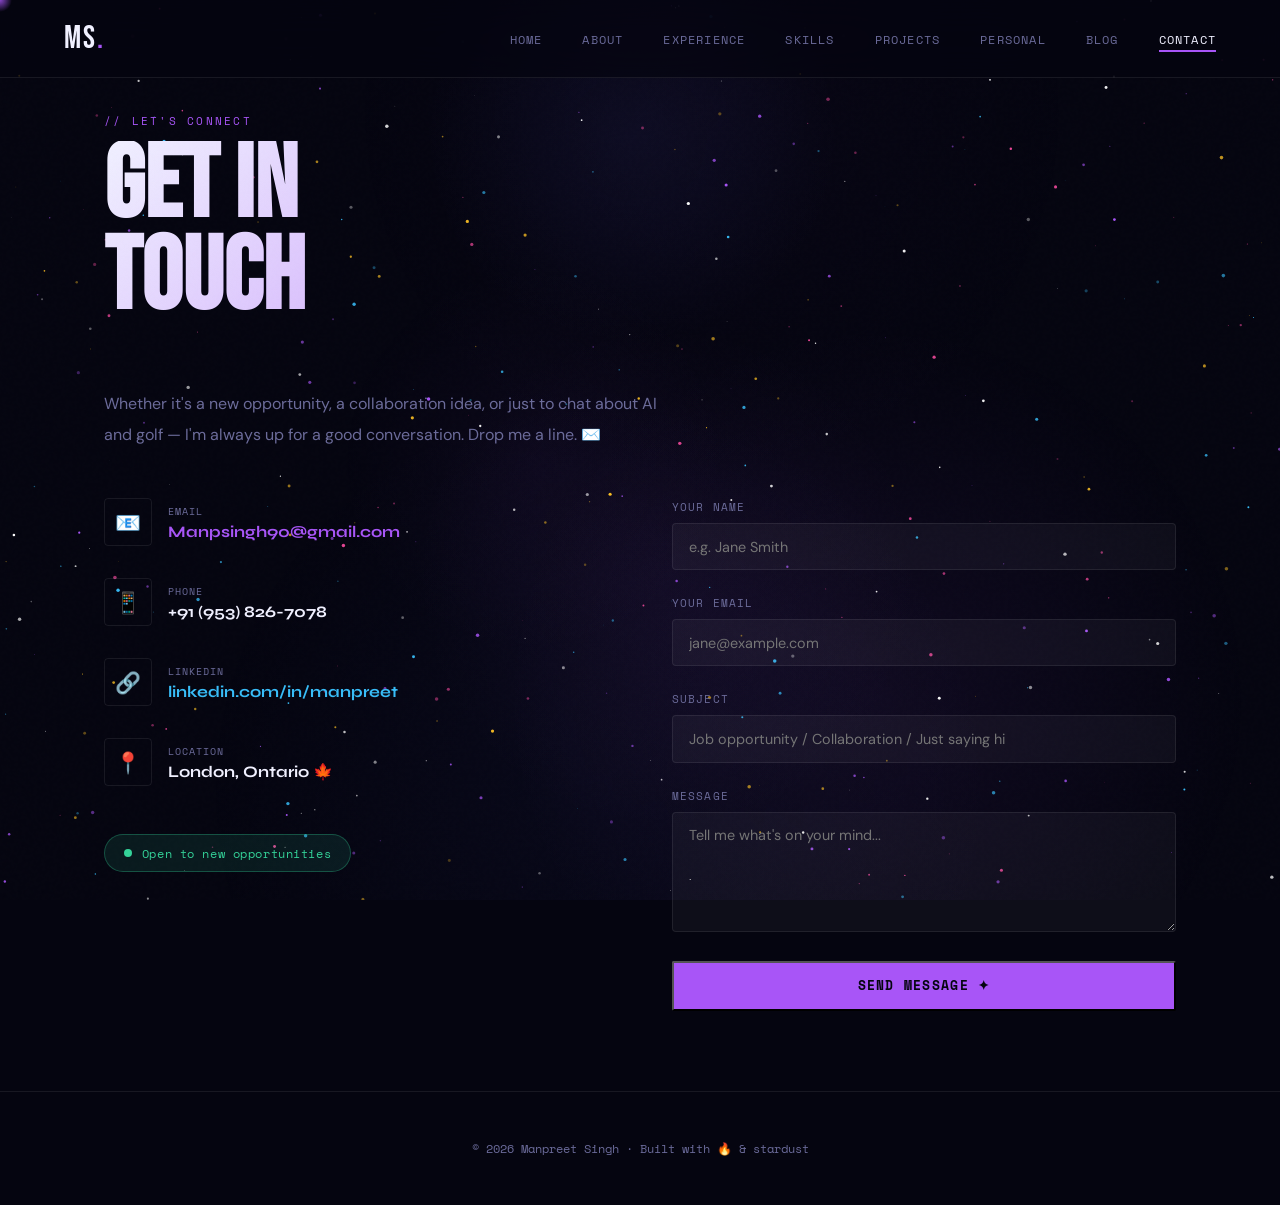
<file: pages/contact.html>
<!DOCTYPE html>
<html lang="en">
<head>
  <meta charset="UTF-8"/>
  <meta name="viewport" content="width=device-width, initial-scale=1.0"/>
  <title>Contact | Manpreet Singh</title>
  <link rel="preconnect" href="https://fonts.googleapis.com">
  <link href="https://fonts.googleapis.com/css2?family=Space+Mono:wght@400;700&family=Bebas+Neue&family=Syne:wght@400;700;800&family=DM+Sans:ital,wght@0,300;0,400;0,500;1,300&display=swap" rel="stylesheet">
  <link rel="stylesheet" href="../css/style.css">
  <link rel="stylesheet" href="../css/animations.css">
</head>
<body>
  <canvas id="galaxy-canvas"></canvas>
  <div class="cursor-glow"></div>
  <nav class="navbar">
    <div class="nav-logo"><a href="../index.html">MS<span class="dot">.</span></a></div>
    <ul class="nav-links">
      <li><a href="../index.html">Home</a></li>
      <li><a href="about.html">About</a></li>
      <li><a href="experience.html">Experience</a></li>
      <li><a href="skills.html">Skills</a></li>
      <li><a href="projects.html">Projects</a></li>
      <li><a href="personal.html">Personal</a></li>
      <li><a href="blog.html">Blog</a></li>
      <li><a href="contact.html" class="active">Contact</a></li>
    </ul>
    <div class="hamburger" onclick="toggleMenu()"><span></span><span></span><span></span></div>
  </nav>

  <div class="page-wrapper">
    <div class="page-header reveal">
      <span class="page-tag">// let's connect</span>
      <h1 class="page-title">GET IN<br>TOUCH</h1>
    </div>

    <p class="reveal" style="font-size:1rem;color:var(--muted);max-width:560px;line-height:1.9;margin-bottom:0;">
      Whether it's a new opportunity, a collaboration idea, or just to chat about AI and golf — I'm always up for a good conversation. Drop me a line. ✉️
    </p>

    <div class="contact-grid">
      <div class="contact-info">
        <div class="contact-item reveal">
          <div class="contact-icon">📧</div>
          <div>
            <div class="contact-label">Email</div>
            <div class="contact-value"><a href="mailto:Manpsingh90@gmail.com" style="color:var(--purple);">Manpsingh90@gmail.com</a></div>
          </div>
        </div>

        <div class="contact-item reveal delay-1">
          <div class="contact-icon">📱</div>
          <div>
            <div class="contact-label">Phone</div>
            <div class="contact-value">+91 (953) 826-7078</div>
          </div>
        </div>

        <div class="contact-item reveal delay-2">
          <div class="contact-icon">🔗</div>
          <div>
            <div class="contact-label">LinkedIn</div>
            <div class="contact-value"><a href="#" style="color:var(--blue);">linkedin.com/in/manpreet</a></div>
          </div>
        </div>

        <div class="contact-item reveal delay-3">
          <div class="contact-icon">📍</div>
          <div>
            <div class="contact-label">Location</div>
            <div class="contact-value">London, Ontario 🍁</div>
          </div>
        </div>

        <!-- Availability Badge -->
        <div class="reveal" style="margin-top:1rem;">
          <div style="display:inline-flex;align-items:center;gap:0.6rem;background:rgba(52,211,153,0.1);border:1px solid rgba(52,211,153,0.3);border-radius:100px;padding:0.6rem 1.2rem;">
            <span style="width:8px;height:8px;border-radius:50%;background:var(--green);display:inline-block;animation:pulse-glow 2s infinite;"></span>
            <span style="font-family:var(--font-mono);font-size:0.72rem;color:var(--green);letter-spacing:0.05em;">Open to new opportunities</span>
          </div>
        </div>
      </div>

      <!-- Contact Form -->
      <div class="reveal delay-1">
        <form onsubmit="handleSubmit(event)">
          <div class="form-group">
            <label>Your Name</label>
            <input type="text" placeholder="e.g. Jane Smith" id="form-name" required>
          </div>
          <div class="form-group">
            <label>Your Email</label>
            <input type="email" placeholder="jane@example.com" id="form-email" required>
          </div>
          <div class="form-group">
            <label>Subject</label>
            <input type="text" placeholder="Job opportunity / Collaboration / Just saying hi" id="form-subject">
          </div>
          <div class="form-group">
            <label>Message</label>
            <textarea placeholder="Tell me what's on your mind..." id="form-message" required></textarea>
          </div>
          <button type="submit" class="btn btn-primary" style="width:100%;text-align:center;">Send Message ✦</button>
          <div id="form-feedback" style="margin-top:1rem;font-family:var(--font-mono);font-size:0.75rem;text-align:center;display:none;color:var(--green);">
            ✓ Message sent! I'll get back to you soon.
          </div>
        </form>
      </div>
    </div>

    <div style="margin-bottom:5rem;"></div>
  </div>

  <footer class="footer"><p>© 2026 Manpreet Singh · Built with 🔥 & stardust</p></footer>
  <script src="../js/galaxy.js"></script>
  <script src="../js/main.js"></script>
  <script>
    function handleSubmit(e) {
      e.preventDefault();
      const feedback = document.getElementById('form-feedback');
      feedback.style.display = 'block';
      e.target.reset();
      setTimeout(() => { feedback.style.display = 'none'; }, 4000);
    }
  </script>
</body>
</html>
</file>
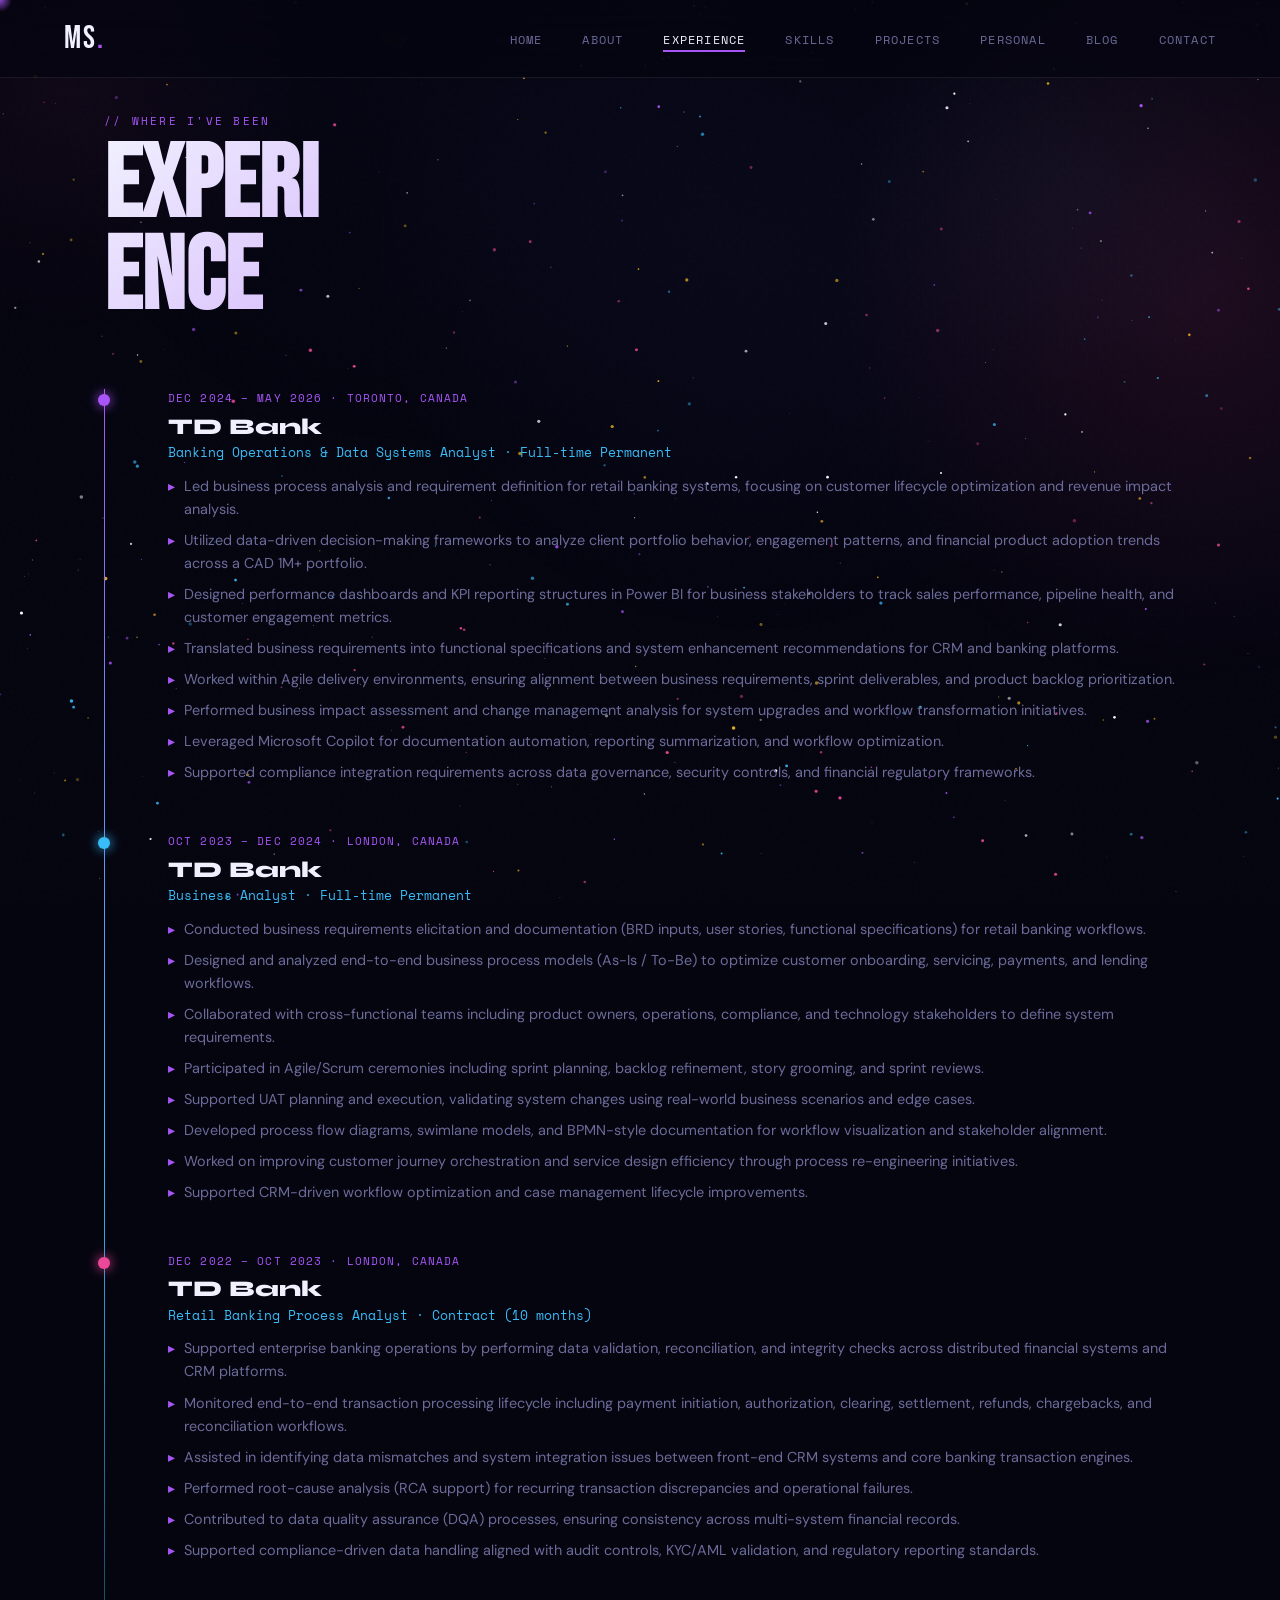
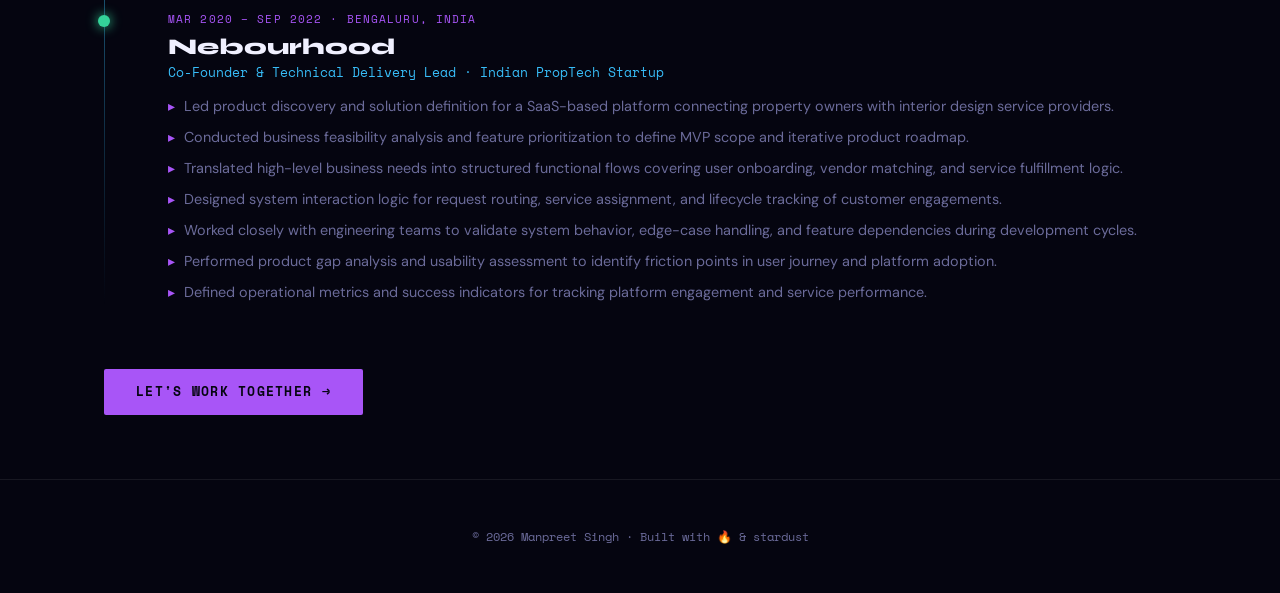
<file: pages/experience.html>
<!DOCTYPE html>
<html lang="en">
<head>
  <meta charset="UTF-8" />
  <meta name="viewport" content="width=device-width, initial-scale=1.0"/>
  <title>Experience | Manpreet Singh</title>
  <link rel="preconnect" href="https://fonts.googleapis.com">
  <link href="https://fonts.googleapis.com/css2?family=Space+Mono:wght@400;700&family=Bebas+Neue&family=Syne:wght@400;700;800&family=DM+Sans:ital,wght@0,300;0,400;0,500;1,300&display=swap" rel="stylesheet">
  <link rel="stylesheet" href="../css/style.css">
  <link rel="stylesheet" href="../css/animations.css">
</head>
<body>
  <canvas id="galaxy-canvas"></canvas>
  <div class="cursor-glow"></div>

  <nav class="navbar">
    <div class="nav-logo"><a href="../index.html">MS<span class="dot">.</span></a></div>
    <ul class="nav-links">
      <li><a href="../index.html">Home</a></li>
      <li><a href="about.html">About</a></li>
      <li><a href="experience.html" class="active">Experience</a></li>
      <li><a href="skills.html">Skills</a></li>
      <li><a href="projects.html">Projects</a></li>
      <li><a href="personal.html">Personal</a></li>
      <li><a href="blog.html">Blog</a></li>
      <li><a href="contact.html">Contact</a></li>
    </ul>
    <div class="hamburger" onclick="toggleMenu()"><span></span><span></span><span></span></div>
  </nav>

  <div class="page-wrapper">
    <div class="page-header reveal">
      <span class="page-tag">// where I've been</span>
      <h1 class="page-title">EXPERI<br>ENCE</h1>
    </div>

    <div class="timeline">

      <!-- TD Bank - Toronto -->
      <div class="timeline-item reveal">
        <div class="timeline-dot"></div>
        <div class="timeline-date">Dec 2024 – May 2026 · Toronto, Canada</div>
        <div class="timeline-company">TD Bank</div>
        <div class="timeline-role">Banking Operations & Data Systems Analyst · Full-time Permanent</div>
        <ul class="timeline-bullets">
          <li>Led business process analysis and requirement definition for retail banking systems, focusing on customer lifecycle optimization and revenue impact analysis.</li>
          <li>Utilized data-driven decision-making frameworks to analyze client portfolio behavior, engagement patterns, and financial product adoption trends across a CAD 1M+ portfolio.</li>
          <li>Designed performance dashboards and KPI reporting structures in Power BI for business stakeholders to track sales performance, pipeline health, and customer engagement metrics.</li>
          <li>Translated business requirements into functional specifications and system enhancement recommendations for CRM and banking platforms.</li>
          <li>Worked within Agile delivery environments, ensuring alignment between business requirements, sprint deliverables, and product backlog prioritization.</li>
          <li>Performed business impact assessment and change management analysis for system upgrades and workflow transformation initiatives.</li>
          <li>Leveraged Microsoft Copilot for documentation automation, reporting summarization, and workflow optimization.</li>
          <li>Supported compliance integration requirements across data governance, security controls, and financial regulatory frameworks.</li>
        </ul>
      </div>

      <!-- TD Bank - London BA -->
      <div class="timeline-item reveal delay-1">
        <div class="timeline-dot" style="background:var(--blue);box-shadow:0 0 12px var(--blue);"></div>
        <div class="timeline-date">Oct 2023 – Dec 2024 · London, Canada</div>
        <div class="timeline-company">TD Bank</div>
        <div class="timeline-role">Business Analyst · Full-time Permanent</div>
        <ul class="timeline-bullets">
          <li>Conducted business requirements elicitation and documentation (BRD inputs, user stories, functional specifications) for retail banking workflows.</li>
          <li>Designed and analyzed end-to-end business process models (As-Is / To-Be) to optimize customer onboarding, servicing, payments, and lending workflows.</li>
          <li>Collaborated with cross-functional teams including product owners, operations, compliance, and technology stakeholders to define system requirements.</li>
          <li>Participated in Agile/Scrum ceremonies including sprint planning, backlog refinement, story grooming, and sprint reviews.</li>
          <li>Supported UAT planning and execution, validating system changes using real-world business scenarios and edge cases.</li>
          <li>Developed process flow diagrams, swimlane models, and BPMN-style documentation for workflow visualization and stakeholder alignment.</li>
          <li>Worked on improving customer journey orchestration and service design efficiency through process re-engineering initiatives.</li>
          <li>Supported CRM-driven workflow optimization and case management lifecycle improvements.</li>
        </ul>
      </div>

      <!-- TD Bank - Contract -->
      <div class="timeline-item reveal delay-2">
        <div class="timeline-dot" style="background:var(--pink);box-shadow:0 0 12px var(--pink);"></div>
        <div class="timeline-date">Dec 2022 – Oct 2023 · London, Canada</div>
        <div class="timeline-company">TD Bank</div>
        <div class="timeline-role">Retail Banking Process Analyst · Contract (10 months)</div>
        <ul class="timeline-bullets">
          <li>Supported enterprise banking operations by performing data validation, reconciliation, and integrity checks across distributed financial systems and CRM platforms.</li>
          <li>Monitored end-to-end transaction processing lifecycle including payment initiation, authorization, clearing, settlement, refunds, chargebacks, and reconciliation workflows.</li>
          <li>Assisted in identifying data mismatches and system integration issues between front-end CRM systems and core banking transaction engines.</li>
          <li>Performed root-cause analysis (RCA support) for recurring transaction discrepancies and operational failures.</li>
          <li>Contributed to data quality assurance (DQA) processes, ensuring consistency across multi-system financial records.</li>
          <li>Supported compliance-driven data handling aligned with audit controls, KYC/AML validation, and regulatory reporting standards.</li>
        </ul>
      </div>

      <!-- Nebourhood -->
      <div class="timeline-item reveal delay-3">
        <div class="timeline-dot" style="background:var(--green);box-shadow:0 0 12px var(--green);"></div>
        <div class="timeline-date">Mar 2020 – Sep 2022 · Bengaluru, India</div>
        <div class="timeline-company">Nebourhood</div>
        <div class="timeline-role">Co-Founder & Technical Delivery Lead · Indian PropTech Startup</div>
        <ul class="timeline-bullets">
          <li>Led product discovery and solution definition for a SaaS-based platform connecting property owners with interior design service providers.</li>
          <li>Conducted business feasibility analysis and feature prioritization to define MVP scope and iterative product roadmap.</li>
          <li>Translated high-level business needs into structured functional flows covering user onboarding, vendor matching, and service fulfillment logic.</li>
          <li>Designed system interaction logic for request routing, service assignment, and lifecycle tracking of customer engagements.</li>
          <li>Worked closely with engineering teams to validate system behavior, edge-case handling, and feature dependencies during development cycles.</li>
          <li>Performed product gap analysis and usability assessment to identify friction points in user journey and platform adoption.</li>
          <li>Defined operational metrics and success indicators for tracking platform engagement and service performance.</li>
        </ul>
      </div>

    </div>

    <div style="margin:4rem 0;">
      <a href="contact.html" class="btn btn-primary">Let's Work Together →</a>
    </div>
  </div>

  <footer class="footer"><p>© 2026 Manpreet Singh · Built with 🔥 & stardust</p></footer>
  <script src="../js/galaxy.js"></script>
  <script src="../js/main.js"></script>
</body>
</html>
</file>
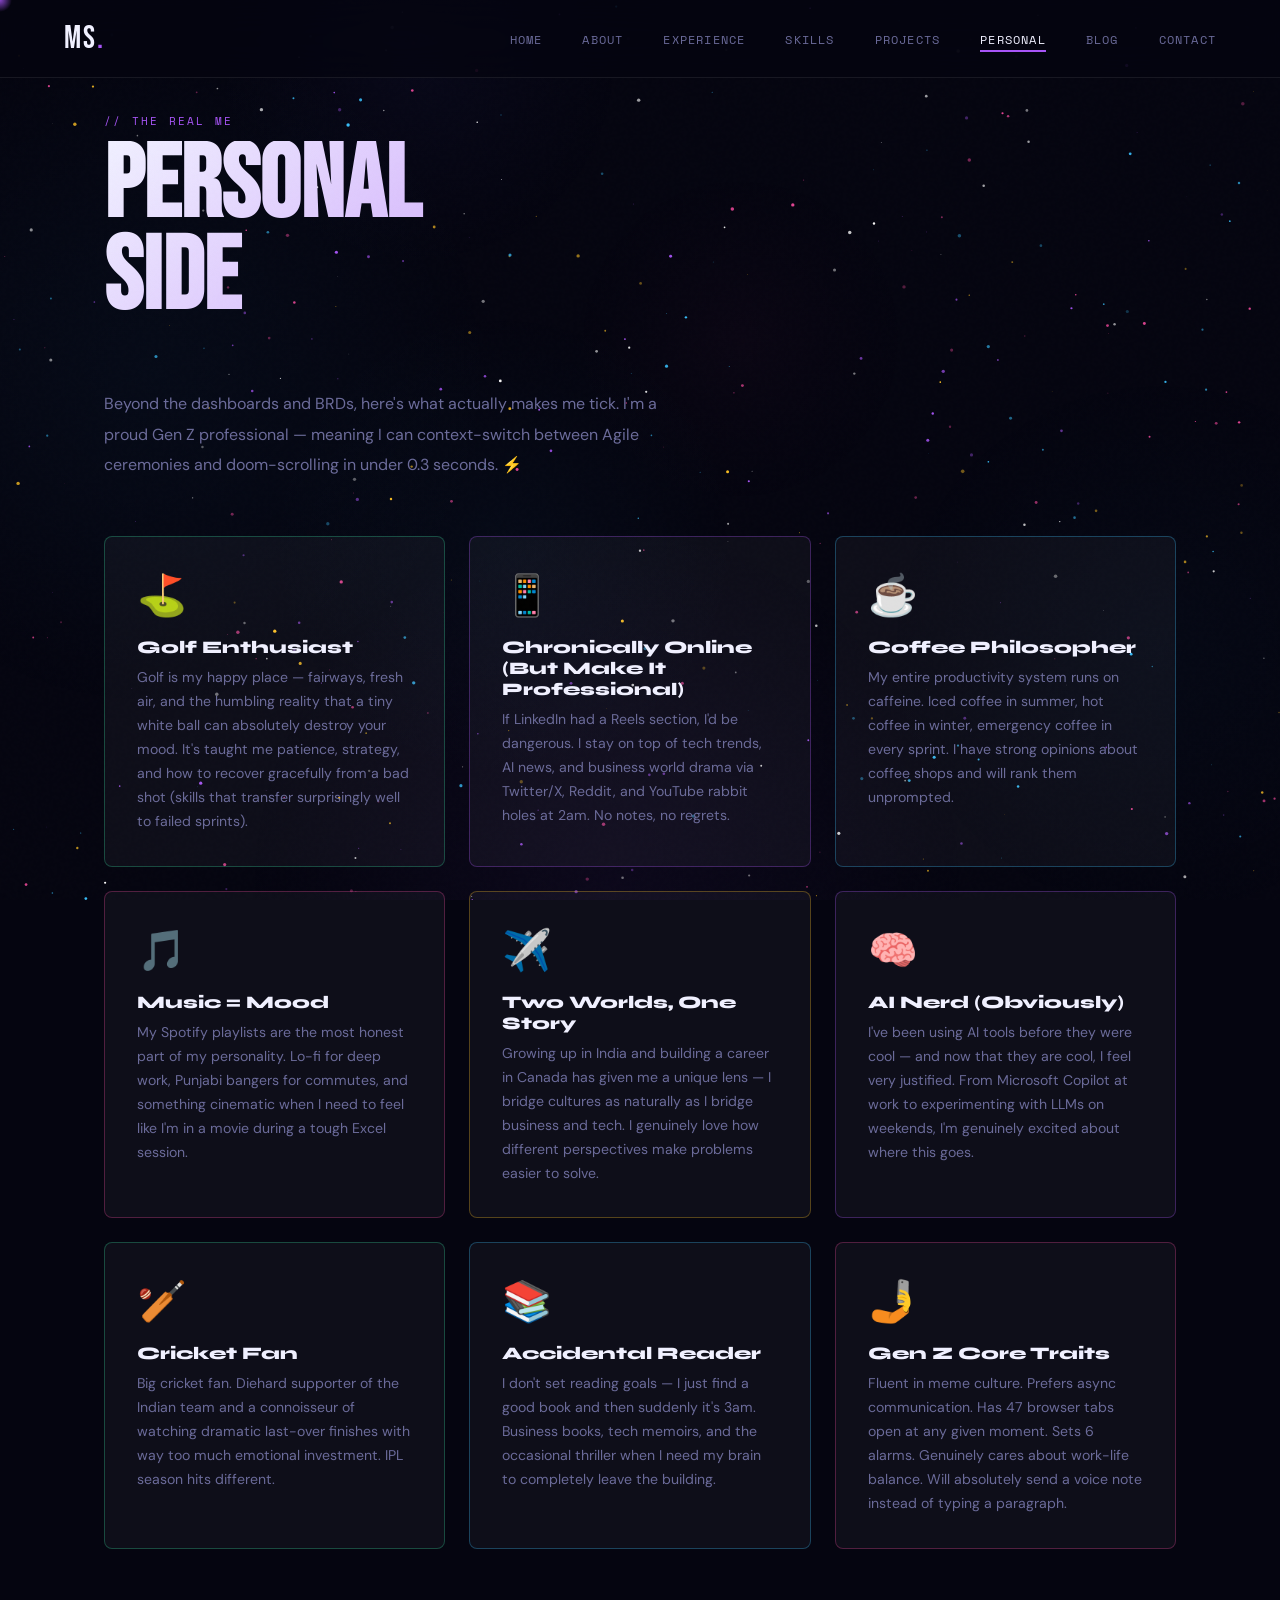
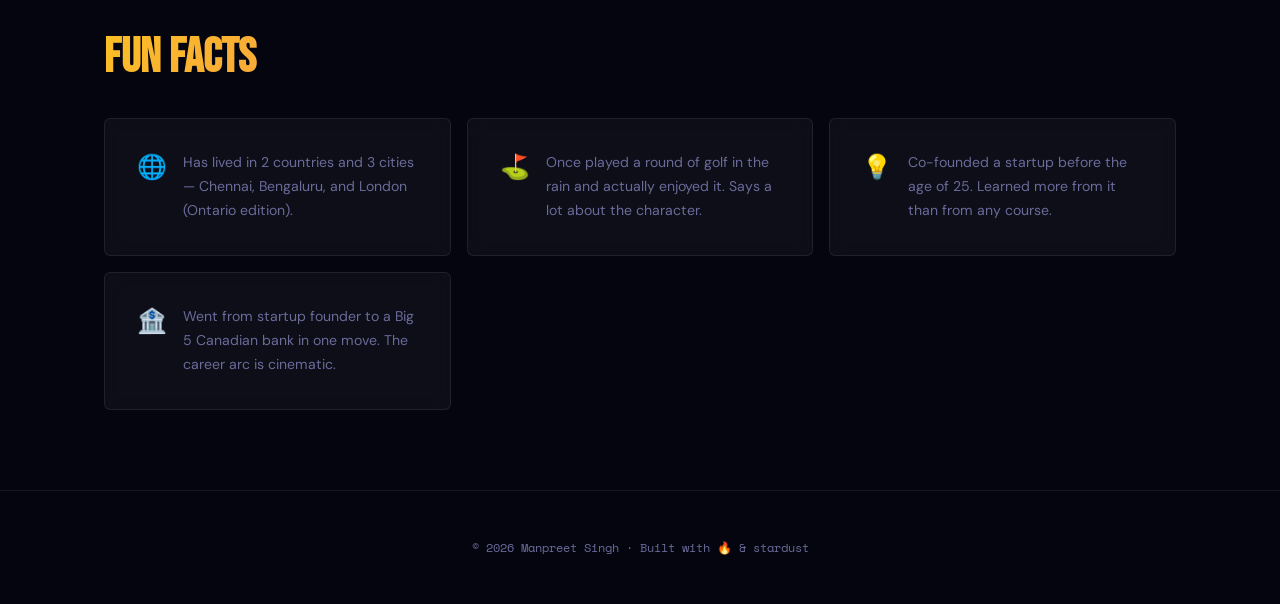
<file: pages/personal.html>
<!DOCTYPE html>
<html lang="en">
<head>
  <meta charset="UTF-8"/>
  <meta name="viewport" content="width=device-width, initial-scale=1.0"/>
  <title>Personal | Manpreet Singh</title>
  <link rel="preconnect" href="https://fonts.googleapis.com">
  <link href="https://fonts.googleapis.com/css2?family=Space+Mono:wght@400;700&family=Bebas+Neue&family=Syne:wght@400;700;800&family=DM+Sans:ital,wght@0,300;0,400;0,500;1,300&display=swap" rel="stylesheet">
  <link rel="stylesheet" href="../css/style.css">
  <link rel="stylesheet" href="../css/animations.css">
</head>
<body>
  <canvas id="galaxy-canvas"></canvas>
  <div class="cursor-glow"></div>
  <nav class="navbar">
    <div class="nav-logo"><a href="../index.html">MS<span class="dot">.</span></a></div>
    <ul class="nav-links">
      <li><a href="../index.html">Home</a></li>
      <li><a href="about.html">About</a></li>
      <li><a href="experience.html">Experience</a></li>
      <li><a href="skills.html">Skills</a></li>
      <li><a href="projects.html">Projects</a></li>
      <li><a href="personal.html" class="active">Personal</a></li>
      <li><a href="blog.html">Blog</a></li>
      <li><a href="contact.html">Contact</a></li>
    </ul>
    <div class="hamburger" onclick="toggleMenu()"><span></span><span></span><span></span></div>
  </nav>

  <div class="page-wrapper">
    <div class="page-header reveal">
      <span class="page-tag">// the real me</span>
      <h1 class="page-title">PERSONAL<br>SIDE</h1>
    </div>

    <p class="reveal" style="font-size:1rem;color:var(--muted);max-width:600px;line-height:1.9;margin-bottom:3.5rem;">
      Beyond the dashboards and BRDs, here's what actually makes me tick. I'm a proud Gen Z professional — meaning I can context-switch between Agile ceremonies and doom-scrolling in under 0.3 seconds. ⚡
    </p>

    <div class="personal-grid">

      <div class="personal-card reveal" style="border-color:rgba(52,211,153,0.3);hover-border-color:var(--green);">
        <span class="pc-emoji">⛳</span>
        <div class="pc-title">Golf Enthusiast</div>
        <p class="pc-text">Golf is my happy place — fairways, fresh air, and the humbling reality that a tiny white ball can absolutely destroy your mood. It's taught me patience, strategy, and how to recover gracefully from a bad shot (skills that transfer surprisingly well to failed sprints).</p>
      </div>

      <div class="personal-card reveal delay-1" style="border-color:rgba(168,85,247,0.3);">
        <span class="pc-emoji">📱</span>
        <div class="pc-title">Chronically Online (But Make It Professional)</div>
        <p class="pc-text">If LinkedIn had a Reels section, I'd be dangerous. I stay on top of tech trends, AI news, and business world drama via Twitter/X, Reddit, and YouTube rabbit holes at 2am. No notes, no regrets.</p>
      </div>

      <div class="personal-card reveal delay-2" style="border-color:rgba(56,189,248,0.3);">
        <span class="pc-emoji">☕</span>
        <div class="pc-title">Coffee Philosopher</div>
        <p class="pc-text">My entire productivity system runs on caffeine. Iced coffee in summer, hot coffee in winter, emergency coffee in every sprint. I have strong opinions about coffee shops and will rank them unprompted.</p>
      </div>

      <div class="personal-card reveal" style="border-color:rgba(236,72,153,0.3);">
        <span class="pc-emoji">🎵</span>
        <div class="pc-title">Music = Mood</div>
        <p class="pc-text">My Spotify playlists are the most honest part of my personality. Lo-fi for deep work, Punjabi bangers for commutes, and something cinematic when I need to feel like I'm in a movie during a tough Excel session.</p>
      </div>

      <div class="personal-card reveal delay-1" style="border-color:rgba(251,191,36,0.3);">
        <span class="pc-emoji">✈️</span>
        <div class="pc-title">Two Worlds, One Story</div>
        <p class="pc-text">Growing up in India and building a career in Canada has given me a unique lens — I bridge cultures as naturally as I bridge business and tech. I genuinely love how different perspectives make problems easier to solve.</p>
      </div>

      <div class="personal-card reveal delay-2" style="border-color:rgba(168,85,247,0.3);">
        <span class="pc-emoji">🧠</span>
        <div class="pc-title">AI Nerd (Obviously)</div>
        <p class="pc-text">I've been using AI tools before they were cool — and now that they are cool, I feel very justified. From Microsoft Copilot at work to experimenting with LLMs on weekends, I'm genuinely excited about where this goes.</p>
      </div>

      <div class="personal-card reveal" style="border-color:rgba(52,211,153,0.3);">
        <span class="pc-emoji">🏏</span>
        <div class="pc-title">Cricket Fan</div>
        <p class="pc-text">Big cricket fan. Diehard supporter of the Indian team and a connoisseur of watching dramatic last-over finishes with way too much emotional investment. IPL season hits different.</p>
      </div>

      <div class="personal-card reveal delay-1" style="border-color:rgba(56,189,248,0.3);">
        <span class="pc-emoji">📚</span>
        <div class="pc-title">Accidental Reader</div>
        <p class="pc-text">I don't set reading goals — I just find a good book and then suddenly it's 3am. Business books, tech memoirs, and the occasional thriller when I need my brain to completely leave the building.</p>
      </div>

      <div class="personal-card reveal delay-2" style="border-color:rgba(236,72,153,0.3);">
        <span class="pc-emoji">🤳</span>
        <div class="pc-title">Gen Z Core Traits</div>
        <p class="pc-text">Fluent in meme culture. Prefers async communication. Has 47 browser tabs open at any given moment. Sets 6 alarms. Genuinely cares about work-life balance. Will absolutely send a voice note instead of typing a paragraph.</p>
      </div>

    </div>

    <!-- Fun Facts -->
    <div style="margin-top:5rem;">
      <h2 class="reveal" style="font-family:var(--font-display);font-size:3rem;margin-bottom:2rem;background:linear-gradient(135deg,var(--yellow),var(--pink));-webkit-background-clip:text;-webkit-text-fill-color:transparent;background-clip:text;">FUN FACTS</h2>
      <div style="display:grid;grid-template-columns:repeat(auto-fill,minmax(280px,1fr));gap:1rem;">
        <div class="card reveal" style="display:flex;gap:1rem;align-items:flex-start;">
          <span style="font-size:1.5rem;flex-shrink:0;">🌐</span>
          <p style="font-size:0.88rem;color:var(--muted);line-height:1.7;">Has lived in 2 countries and 3 cities — Chennai, Bengaluru, and London (Ontario edition).</p>
        </div>
        <div class="card reveal delay-1" style="display:flex;gap:1rem;align-items:flex-start;">
          <span style="font-size:1.5rem;flex-shrink:0;">⛳</span>
          <p style="font-size:0.88rem;color:var(--muted);line-height:1.7;">Once played a round of golf in the rain and actually enjoyed it. Says a lot about the character.</p>
        </div>
        <div class="card reveal delay-2" style="display:flex;gap:1rem;align-items:flex-start;">
          <span style="font-size:1.5rem;flex-shrink:0;">💡</span>
          <p style="font-size:0.88rem;color:var(--muted);line-height:1.7;">Co-founded a startup before the age of 25. Learned more from it than from any course.</p>
        </div>
        <div class="card reveal" style="display:flex;gap:1rem;align-items:flex-start;">
          <span style="font-size:1.5rem;flex-shrink:0;">🏦</span>
          <p style="font-size:0.88rem;color:var(--muted);line-height:1.7;">Went from startup founder to a Big 5 Canadian bank in one move. The career arc is cinematic.</p>
        </div>
      </div>
    </div>

    <div style="margin-bottom:5rem;"></div>
  </div>

  <footer class="footer"><p>© 2026 Manpreet Singh · Built with 🔥 & stardust</p></footer>
  <script src="../js/galaxy.js"></script>
  <script src="../js/main.js"></script>
</body>
</html>
</file>
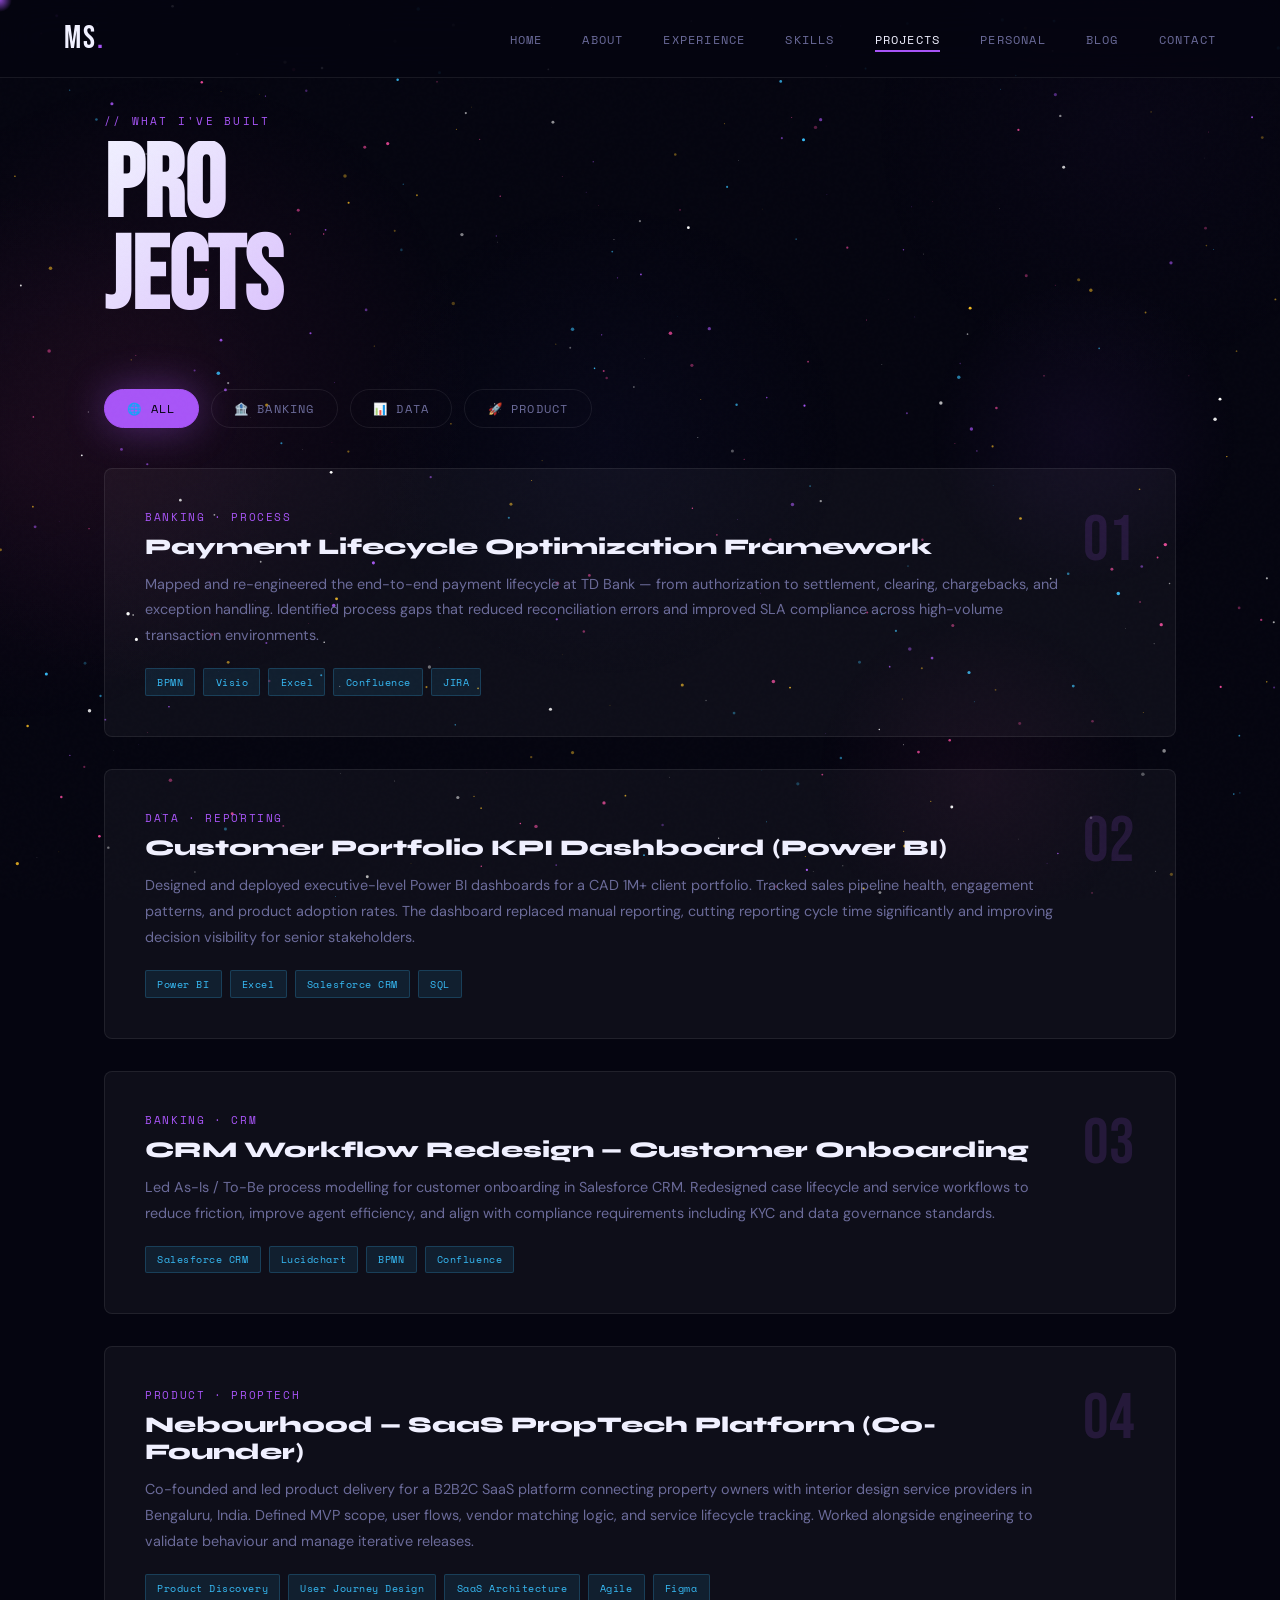
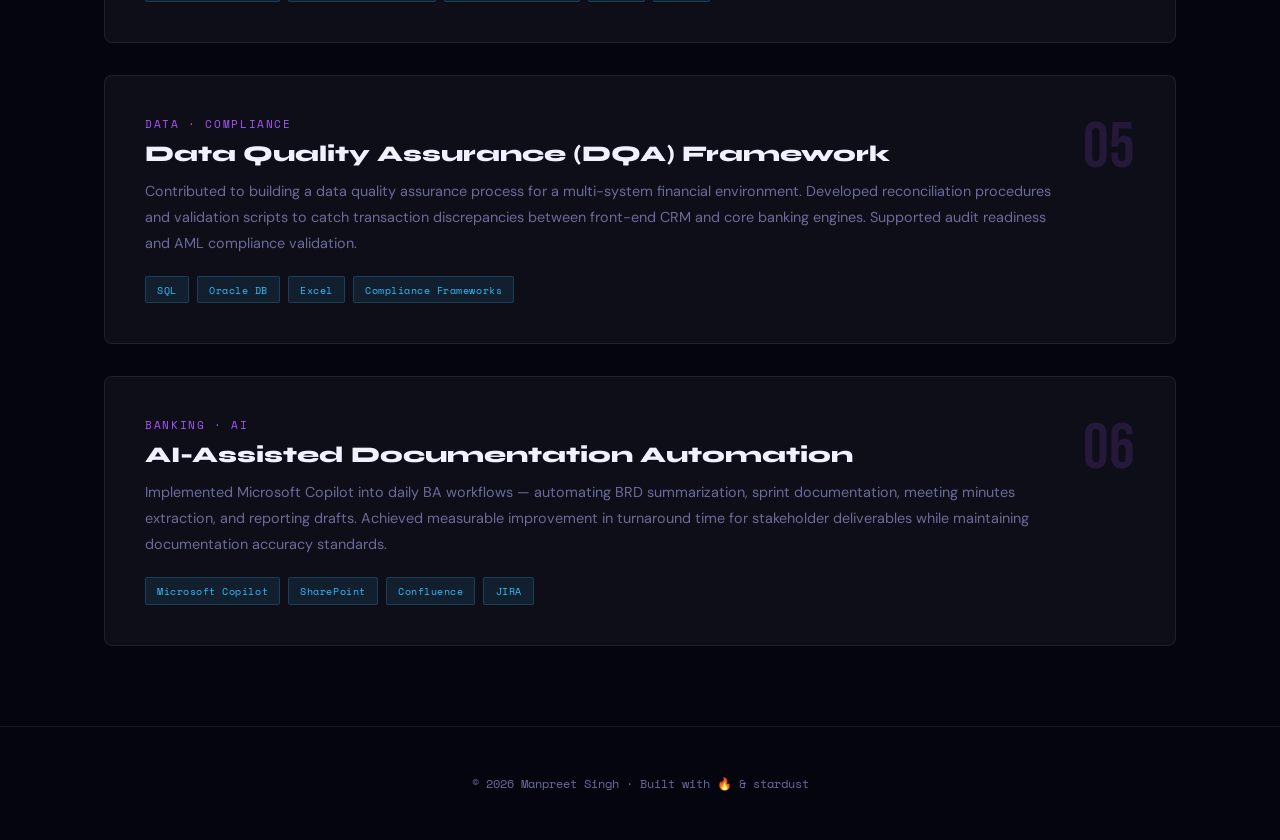
<file: pages/projects.html>
<!DOCTYPE html>
<html lang="en">
<head>
  <meta charset="UTF-8"/>
  <meta name="viewport" content="width=device-width, initial-scale=1.0"/>
  <title>Projects | Manpreet Singh</title>
  <link rel="preconnect" href="https://fonts.googleapis.com">
  <link href="https://fonts.googleapis.com/css2?family=Space+Mono:wght@400;700&family=Bebas+Neue&family=Syne:wght@400;700;800&family=DM+Sans:ital,wght@0,300;0,400;0,500;1,300&display=swap" rel="stylesheet">
  <link rel="stylesheet" href="../css/style.css">
  <link rel="stylesheet" href="../css/animations.css">
</head>
<body>
  <canvas id="galaxy-canvas"></canvas>
  <div class="cursor-glow"></div>
  <nav class="navbar">
    <div class="nav-logo"><a href="../index.html">MS<span class="dot">.</span></a></div>
    <ul class="nav-links">
      <li><a href="../index.html">Home</a></li>
      <li><a href="about.html">About</a></li>
      <li><a href="experience.html">Experience</a></li>
      <li><a href="skills.html">Skills</a></li>
      <li><a href="projects.html" class="active">Projects</a></li>
      <li><a href="personal.html">Personal</a></li>
      <li><a href="blog.html">Blog</a></li>
      <li><a href="contact.html">Contact</a></li>
    </ul>
    <div class="hamburger" onclick="toggleMenu()"><span></span><span></span><span></span></div>
  </nav>

  <div class="page-wrapper">
    <div class="page-header reveal">
      <span class="page-tag">// what I've built</span>
      <h1 class="page-title">PRO<br>JECTS</h1>
    </div>

    <!-- Filter -->
    <div class="filter-group reveal">
      <input type="radio" name="projcat" id="p-all" value="all" checked>
      <label for="p-all">🌐 All</label>
      <input type="radio" name="projcat" id="p-banking" value="banking">
      <label for="p-banking">🏦 Banking</label>
      <input type="radio" name="projcat" id="p-data" value="data">
      <label for="p-data">📊 Data</label>
      <input type="radio" name="projcat" id="p-product" value="product">
      <label for="p-product">🚀 Product</label>
    </div>

    <div class="projects-grid" id="projects-container">

      <div class="project-card reveal" data-cat="banking">
        <div>
          <span class="project-tag">Banking · Process</span>
          <div class="project-title">Payment Lifecycle Optimization Framework</div>
          <p class="project-desc">Mapped and re-engineered the end-to-end payment lifecycle at TD Bank — from authorization to settlement, clearing, chargebacks, and exception handling. Identified process gaps that reduced reconciliation errors and improved SLA compliance across high-volume transaction environments.</p>
          <div class="project-tools">
            <span class="project-tool">BPMN</span>
            <span class="project-tool">Visio</span>
            <span class="project-tool">Excel</span>
            <span class="project-tool">Confluence</span>
            <span class="project-tool">JIRA</span>
          </div>
        </div>
        <div class="project-number">01</div>
      </div>

      <div class="project-card reveal delay-1" data-cat="data">
        <div>
          <span class="project-tag">Data · Reporting</span>
          <div class="project-title">Customer Portfolio KPI Dashboard (Power BI)</div>
          <p class="project-desc">Designed and deployed executive-level Power BI dashboards for a CAD 1M+ client portfolio. Tracked sales pipeline health, engagement patterns, and product adoption rates. The dashboard replaced manual reporting, cutting reporting cycle time significantly and improving decision visibility for senior stakeholders.</p>
          <div class="project-tools">
            <span class="project-tool">Power BI</span>
            <span class="project-tool">Excel</span>
            <span class="project-tool">Salesforce CRM</span>
            <span class="project-tool">SQL</span>
          </div>
        </div>
        <div class="project-number">02</div>
      </div>

      <div class="project-card reveal delay-2" data-cat="banking">
        <div>
          <span class="project-tag">Banking · CRM</span>
          <div class="project-title">CRM Workflow Redesign — Customer Onboarding</div>
          <p class="project-desc">Led As-Is / To-Be process modelling for customer onboarding in Salesforce CRM. Redesigned case lifecycle and service workflows to reduce friction, improve agent efficiency, and align with compliance requirements including KYC and data governance standards.</p>
          <div class="project-tools">
            <span class="project-tool">Salesforce CRM</span>
            <span class="project-tool">Lucidchart</span>
            <span class="project-tool">BPMN</span>
            <span class="project-tool">Confluence</span>
          </div>
        </div>
        <div class="project-number">03</div>
      </div>

      <div class="project-card reveal" data-cat="product">
        <div>
          <span class="project-tag">Product · PropTech</span>
          <div class="project-title">Nebourhood — SaaS PropTech Platform (Co-Founder)</div>
          <p class="project-desc">Co-founded and led product delivery for a B2B2C SaaS platform connecting property owners with interior design service providers in Bengaluru, India. Defined MVP scope, user flows, vendor matching logic, and service lifecycle tracking. Worked alongside engineering to validate behaviour and manage iterative releases.</p>
          <div class="project-tools">
            <span class="project-tool">Product Discovery</span>
            <span class="project-tool">User Journey Design</span>
            <span class="project-tool">SaaS Architecture</span>
            <span class="project-tool">Agile</span>
            <span class="project-tool">Figma</span>
          </div>
        </div>
        <div class="project-number">04</div>
      </div>

      <div class="project-card reveal delay-1" data-cat="data">
        <div>
          <span class="project-tag">Data · Compliance</span>
          <div class="project-title">Data Quality Assurance (DQA) Framework</div>
          <p class="project-desc">Contributed to building a data quality assurance process for a multi-system financial environment. Developed reconciliation procedures and validation scripts to catch transaction discrepancies between front-end CRM and core banking engines. Supported audit readiness and AML compliance validation.</p>
          <div class="project-tools">
            <span class="project-tool">SQL</span>
            <span class="project-tool">Oracle DB</span>
            <span class="project-tool">Excel</span>
            <span class="project-tool">Compliance Frameworks</span>
          </div>
        </div>
        <div class="project-number">05</div>
      </div>

      <div class="project-card reveal delay-2" data-cat="banking">
        <div>
          <span class="project-tag">Banking · AI</span>
          <div class="project-title">AI-Assisted Documentation Automation</div>
          <p class="project-desc">Implemented Microsoft Copilot into daily BA workflows — automating BRD summarization, sprint documentation, meeting minutes extraction, and reporting drafts. Achieved measurable improvement in turnaround time for stakeholder deliverables while maintaining documentation accuracy standards.</p>
          <div class="project-tools">
            <span class="project-tool">Microsoft Copilot</span>
            <span class="project-tool">SharePoint</span>
            <span class="project-tool">Confluence</span>
            <span class="project-tool">JIRA</span>
          </div>
        </div>
        <div class="project-number">06</div>
      </div>

    </div>
    <div style="margin-bottom:5rem;"></div>
  </div>

  <footer class="footer"><p>© 2026 Manpreet Singh · Built with 🔥 & stardust</p></footer>
  <script src="../js/galaxy.js"></script>
  <script src="../js/main.js"></script>
  <script>
    document.querySelectorAll('input[name="projcat"]').forEach(radio => {
      radio.addEventListener('change', () => {
        const val = radio.value;
        document.querySelectorAll('.project-card').forEach((card, i) => {
          if (val === 'all' || card.dataset.cat === val) {
            card.style.display = 'grid';
            card.style.opacity = '0';
            setTimeout(() => {
              card.style.transition = 'opacity 0.4s ease, transform 0.4s ease';
              card.style.opacity = '1';
            }, i * 60);
          } else {
            card.style.display = 'none';
          }
        });
      });
    });
  </script>
</body>
</html>
</file>
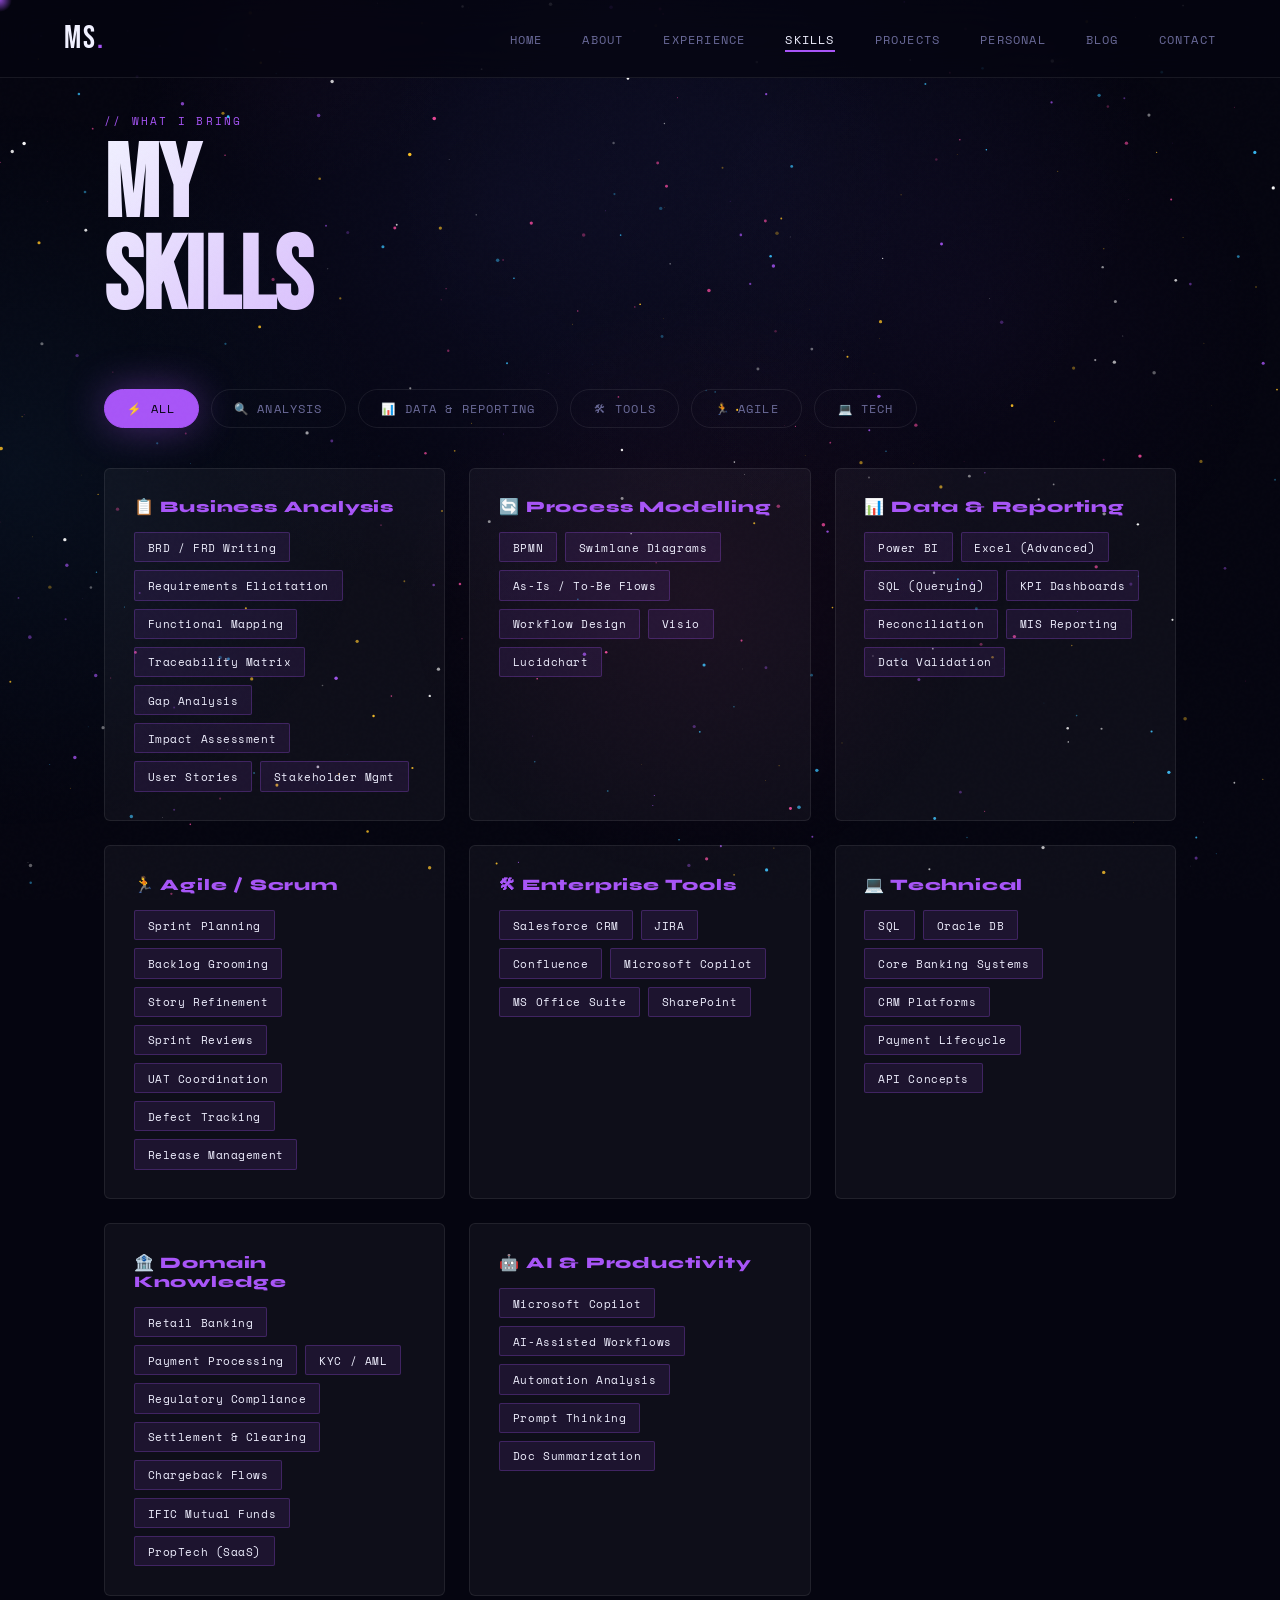
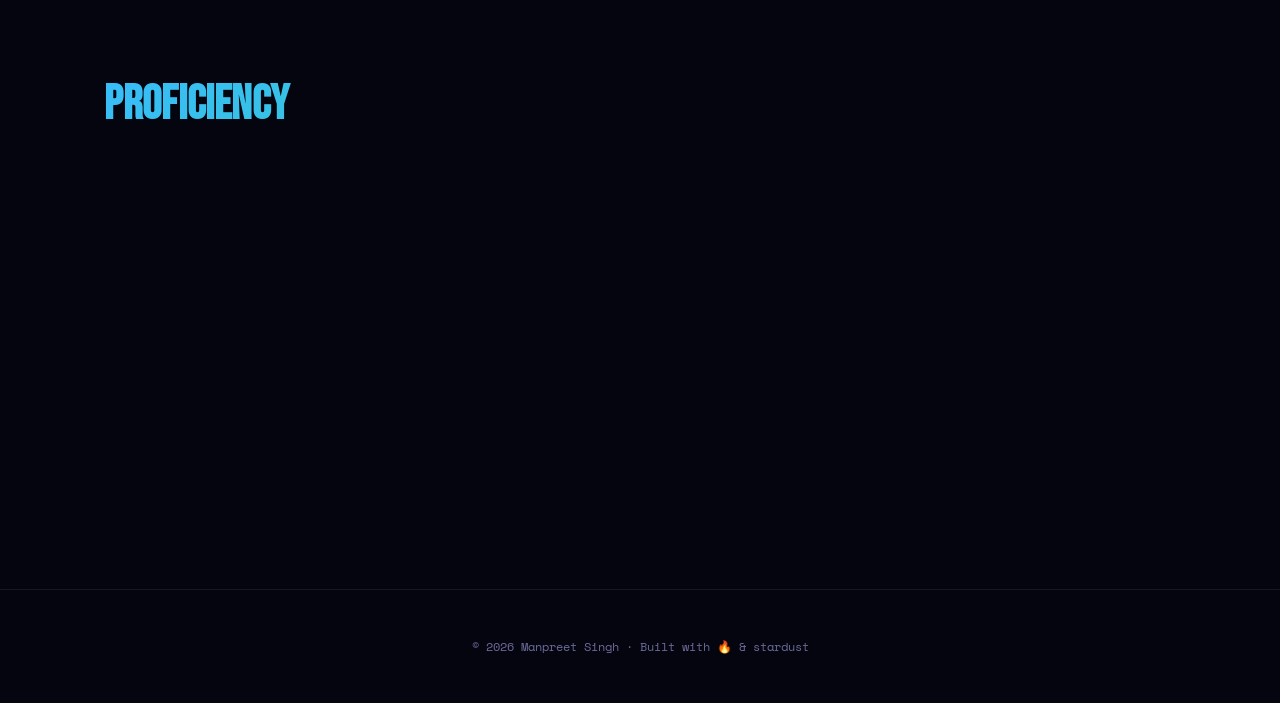
<file: pages/skills.html>
<!DOCTYPE html>
<html lang="en">
<head>
  <meta charset="UTF-8" />
  <meta name="viewport" content="width=device-width, initial-scale=1.0"/>
  <title>Skills | Manpreet Singh</title>
  <link rel="preconnect" href="https://fonts.googleapis.com">
  <link href="https://fonts.googleapis.com/css2?family=Space+Mono:wght@400;700&family=Bebas+Neue&family=Syne:wght@400;700;800&family=DM+Sans:ital,wght@0,300;0,400;0,500;1,300&display=swap" rel="stylesheet">
  <link rel="stylesheet" href="../css/style.css">
  <link rel="stylesheet" href="../css/animations.css">
</head>
<body>
  <canvas id="galaxy-canvas"></canvas>
  <div class="cursor-glow"></div>

  <nav class="navbar">
    <div class="nav-logo"><a href="../index.html">MS<span class="dot">.</span></a></div>
    <ul class="nav-links">
      <li><a href="../index.html">Home</a></li>
      <li><a href="about.html">About</a></li>
      <li><a href="experience.html">Experience</a></li>
      <li><a href="skills.html" class="active">Skills</a></li>
      <li><a href="projects.html">Projects</a></li>
      <li><a href="personal.html">Personal</a></li>
      <li><a href="blog.html">Blog</a></li>
      <li><a href="contact.html">Contact</a></li>
    </ul>
    <div class="hamburger" onclick="toggleMenu()"><span></span><span></span><span></span></div>
  </nav>

  <div class="page-wrapper">
    <div class="page-header reveal">
      <span class="page-tag">// what I bring</span>
      <h1 class="page-title">MY<br>SKILLS</h1>
    </div>

    <!-- FILTER RADIO BUTTONS -->
    <div class="filter-group reveal" id="skill-filter">
      <input type="radio" name="skillcat" id="f-all" value="all" checked>
      <label for="f-all">⚡ All</label>

      <input type="radio" name="skillcat" id="f-analysis" value="analysis">
      <label for="f-analysis">🔍 Analysis</label>

      <input type="radio" name="skillcat" id="f-data" value="data">
      <label for="f-data">📊 Data & Reporting</label>

      <input type="radio" name="skillcat" id="f-tools" value="tools">
      <label for="f-tools">🛠 Tools</label>

      <input type="radio" name="skillcat" id="f-agile" value="agile">
      <label for="f-agile">🏃 Agile</label>

      <input type="radio" name="skillcat" id="f-tech" value="tech">
      <label for="f-tech">💻 Tech</label>
    </div>

    <!-- SKILLS GRID -->
    <div class="skills-grid" id="skills-container">

      <div class="skill-category reveal" data-cat="analysis">
        <div class="skill-cat-title">📋 Business Analysis</div>
        <div class="skill-tags">
          <span class="skill-tag">BRD / FRD Writing</span>
          <span class="skill-tag">Requirements Elicitation</span>
          <span class="skill-tag">Functional Mapping</span>
          <span class="skill-tag">Traceability Matrix</span>
          <span class="skill-tag">Gap Analysis</span>
          <span class="skill-tag">Impact Assessment</span>
          <span class="skill-tag">User Stories</span>
          <span class="skill-tag">Stakeholder Mgmt</span>
        </div>
      </div>

      <div class="skill-category reveal delay-1" data-cat="analysis">
        <div class="skill-cat-title">🔄 Process Modelling</div>
        <div class="skill-tags">
          <span class="skill-tag">BPMN</span>
          <span class="skill-tag">Swimlane Diagrams</span>
          <span class="skill-tag">As-Is / To-Be Flows</span>
          <span class="skill-tag">Workflow Design</span>
          <span class="skill-tag">Visio</span>
          <span class="skill-tag">Lucidchart</span>
        </div>
      </div>

      <div class="skill-category reveal delay-2" data-cat="data">
        <div class="skill-cat-title">📊 Data & Reporting</div>
        <div class="skill-tags">
          <span class="skill-tag">Power BI</span>
          <span class="skill-tag">Excel (Advanced)</span>
          <span class="skill-tag">SQL (Querying)</span>
          <span class="skill-tag">KPI Dashboards</span>
          <span class="skill-tag">Reconciliation</span>
          <span class="skill-tag">MIS Reporting</span>
          <span class="skill-tag">Data Validation</span>
        </div>
      </div>

      <div class="skill-category reveal" data-cat="agile">
        <div class="skill-cat-title">🏃 Agile / Scrum</div>
        <div class="skill-tags">
          <span class="skill-tag">Sprint Planning</span>
          <span class="skill-tag">Backlog Grooming</span>
          <span class="skill-tag">Story Refinement</span>
          <span class="skill-tag">Sprint Reviews</span>
          <span class="skill-tag">UAT Coordination</span>
          <span class="skill-tag">Defect Tracking</span>
          <span class="skill-tag">Release Management</span>
        </div>
      </div>

      <div class="skill-category reveal delay-1" data-cat="tools">
        <div class="skill-cat-title">🛠 Enterprise Tools</div>
        <div class="skill-tags">
          <span class="skill-tag">Salesforce CRM</span>
          <span class="skill-tag">JIRA</span>
          <span class="skill-tag">Confluence</span>
          <span class="skill-tag">Microsoft Copilot</span>
          <span class="skill-tag">MS Office Suite</span>
          <span class="skill-tag">SharePoint</span>
        </div>
      </div>

      <div class="skill-category reveal delay-2" data-cat="tech">
        <div class="skill-cat-title">💻 Technical</div>
        <div class="skill-tags">
          <span class="skill-tag">SQL</span>
          <span class="skill-tag">Oracle DB</span>
          <span class="skill-tag">Core Banking Systems</span>
          <span class="skill-tag">CRM Platforms</span>
          <span class="skill-tag">Payment Lifecycle</span>
          <span class="skill-tag">API Concepts</span>
        </div>
      </div>

      <div class="skill-category reveal" data-cat="analysis">
        <div class="skill-cat-title">🏦 Domain Knowledge</div>
        <div class="skill-tags">
          <span class="skill-tag">Retail Banking</span>
          <span class="skill-tag">Payment Processing</span>
          <span class="skill-tag">KYC / AML</span>
          <span class="skill-tag">Regulatory Compliance</span>
          <span class="skill-tag">Settlement & Clearing</span>
          <span class="skill-tag">Chargeback Flows</span>
          <span class="skill-tag">IFIC Mutual Funds</span>
          <span class="skill-tag">PropTech (SaaS)</span>
        </div>
      </div>

      <div class="skill-category reveal delay-1" data-cat="tools">
        <div class="skill-cat-title">🤖 AI & Productivity</div>
        <div class="skill-tags">
          <span class="skill-tag">Microsoft Copilot</span>
          <span class="skill-tag">AI-Assisted Workflows</span>
          <span class="skill-tag">Automation Analysis</span>
          <span class="skill-tag">Prompt Thinking</span>
          <span class="skill-tag">Doc Summarization</span>
        </div>
      </div>

    </div>

    <!-- Skill Proficiency Bars -->
    <div style="margin-top:5rem;">
      <h2 class="reveal" style="font-family:var(--font-display);font-size:3rem;margin-bottom:2.5rem;background:linear-gradient(135deg,var(--blue),var(--green));-webkit-background-clip:text;-webkit-text-fill-color:transparent;background-clip:text;">PROFICIENCY</h2>
      <div id="skill-bars" style="display:flex;flex-direction:column;gap:1.5rem;max-width:700px;">
      </div>
    </div>
    <div style="margin-bottom:5rem;"></div>
  </div>

  <footer class="footer"><p>© 2026 Manpreet Singh · Built with 🔥 & stardust</p></footer>
  <script src="../js/galaxy.js"></script>
  <script src="../js/main.js"></script>
  <script>
    // Filter functionality
    document.querySelectorAll('input[name="skillcat"]').forEach(radio => {
      radio.addEventListener('change', () => {
        const val = radio.value;
        document.querySelectorAll('.skill-category').forEach(card => {
          if (val === 'all' || card.dataset.cat === val) {
            card.style.display = 'block';
            card.style.opacity = '0';
            card.style.transform = 'translateY(20px)';
            setTimeout(() => {
              card.style.transition = 'all 0.4s ease';
              card.style.opacity = '1';
              card.style.transform = 'translateY(0)';
            }, 50);
          } else {
            card.style.display = 'none';
          }
        });
      });
    });

    // Skill bars
    const skills = [
      { name: 'Business Analysis & Requirements', pct: 95, color: 'var(--purple)' },
      { name: 'Power BI & Data Visualization', pct: 85, color: 'var(--blue)' },
      { name: 'Agile / Scrum Delivery', pct: 90, color: 'var(--green)' },
      { name: 'Process Modelling (BPMN)', pct: 88, color: 'var(--pink)' },
      { name: 'Salesforce CRM', pct: 78, color: 'var(--yellow)' },
      { name: 'SQL & Data Querying', pct: 72, color: 'var(--blue)' },
      { name: 'Microsoft Copilot / AI Tools', pct: 82, color: 'var(--purple)' },
    ];

    const container = document.getElementById('skill-bars');
    skills.forEach((s, i) => {
      const div = document.createElement('div');
      div.className = 'reveal';
      div.style.transitionDelay = `${i * 0.08}s`;
      div.innerHTML = `
        <div style="display:flex;justify-content:space-between;margin-bottom:0.4rem;">
          <span style="font-family:var(--font-mono);font-size:0.72rem;color:var(--white);letter-spacing:0.05em;">${s.name}</span>
          <span style="font-family:var(--font-mono);font-size:0.72rem;color:${s.color};">${s.pct}%</span>
        </div>
        <div style="height:4px;background:rgba(255,255,255,0.06);border-radius:2px;overflow:hidden;">
          <div class="skill-bar-fill" style="height:100%;width:0%;background:${s.color};border-radius:2px;transition:width 1.2s ease;box-shadow:0 0 10px ${s.color};" data-width="${s.pct}%"></div>
        </div>
      `;
      container.appendChild(div);
    });

    // Animate bars on scroll
    const barObserver = new IntersectionObserver(entries => {
      entries.forEach(e => {
        if (e.isIntersecting) {
          e.target.querySelectorAll('.skill-bar-fill').forEach(bar => {
            setTimeout(() => { bar.style.width = bar.dataset.width; }, 200);
          });
        }
      });
    }, { threshold: 0.3 });
    document.querySelectorAll('#skill-bars .reveal').forEach(el => barObserver.observe(el));
  </script>
</body>
</html>
</file>
<file: css/style.css>
/* ===========================
   MANPREET SINGH PORTFOLIO
   Galaxy · Bold · Gen Z
=========================== */

:root {
  --bg: #050510;
  --bg2: #080820;
  --purple: #a855f7;
  --pink: #ec4899;
  --blue: #38bdf8;
  --green: #34d399;
  --yellow: #fbbf24;
  --white: #f0f0ff;
  --muted: #6b6b9a;
  --card-bg: rgba(255,255,255,0.04);
  --card-border: rgba(255,255,255,0.08);
  --font-display: 'Bebas Neue', sans-serif;
  --font-heading: 'Syne', sans-serif;
  --font-body: 'DM Sans', sans-serif;
  --font-mono: 'Space Mono', monospace;
  --glow-purple: 0 0 40px rgba(168,85,247,0.4);
  --glow-blue: 0 0 40px rgba(56,189,248,0.4);
  --glow-pink: 0 0 40px rgba(236,72,153,0.4);
}

*, *::before, *::after { box-sizing: border-box; margin: 0; padding: 0; }

html { scroll-behavior: smooth; }

body {
  background: var(--bg);
  color: var(--white);
  font-family: var(--font-body);
  overflow-x: hidden;
  cursor: none;
}

a { text-decoration: none; color: inherit; }

/* ===== CUSTOM CURSOR ===== */
.cursor-glow {
  position: fixed;
  width: 24px; height: 24px;
  border-radius: 50%;
  background: radial-gradient(circle, rgba(168,85,247,0.8), transparent 70%);
  pointer-events: none;
  z-index: 9999;
  transform: translate(-50%, -50%);
  transition: width 0.2s, height 0.2s;
  mix-blend-mode: screen;
}

/* ===== GALAXY CANVAS ===== */
#galaxy-canvas {
  position: fixed;
  top: 0; left: 0;
  width: 100%; height: 100%;
  z-index: 0;
  pointer-events: none;
}

/* ===== NAVBAR ===== */
.navbar {
  position: fixed;
  top: 0; left: 0; right: 0;
  z-index: 1000;
  display: flex;
  align-items: center;
  justify-content: space-between;
  padding: 1.2rem 4rem;
  background: rgba(5,5,16,0.7);
  backdrop-filter: blur(20px);
  border-bottom: 1px solid var(--card-border);
  transition: all 0.3s;
}

.nav-logo {
  font-family: var(--font-display);
  font-size: 2rem;
  letter-spacing: 2px;
  color: var(--white);
}
.nav-logo .dot { color: var(--purple); }

.nav-links {
  display: flex;
  list-style: none;
  gap: 2.5rem;
}

.nav-links a {
  font-family: var(--font-mono);
  font-size: 0.75rem;
  letter-spacing: 0.1em;
  text-transform: uppercase;
  color: var(--muted);
  transition: color 0.3s;
  position: relative;
}
.nav-links a::after {
  content: '';
  position: absolute;
  bottom: -4px; left: 0;
  width: 0; height: 2px;
  background: var(--purple);
  transition: width 0.3s;
}
.nav-links a:hover, .nav-links a.active {
  color: var(--white);
}
.nav-links a:hover::after, .nav-links a.active::after {
  width: 100%;
}

.hamburger {
  display: none;
  flex-direction: column;
  gap: 5px;
  cursor: pointer;
}
.hamburger span {
  display: block;
  width: 26px; height: 2px;
  background: var(--white);
  border-radius: 2px;
  transition: all 0.3s;
}

/* ===== HERO ===== */
.hero {
  position: relative;
  z-index: 1;
  min-height: 100vh;
  display: flex;
  flex-direction: column;
  justify-content: center;
  padding: 8rem 4rem 4rem;
  max-width: 1400px;
  margin: 0 auto;
}

.hero-tag {
  font-family: var(--font-mono);
  font-size: 0.75rem;
  color: var(--green);
  letter-spacing: 0.15em;
  margin-bottom: 1.5rem;
  display: flex;
  align-items: center;
  gap: 0.5rem;
}

.hero-title {
  font-family: var(--font-display);
  font-size: clamp(5rem, 14vw, 13rem);
  line-height: 0.88;
  letter-spacing: 0.02em;
  display: flex;
  flex-direction: column;
}

.hero-title .line-1 {
  background: linear-gradient(135deg, var(--white) 0%, var(--purple) 100%);
  -webkit-background-clip: text;
  -webkit-text-fill-color: transparent;
  background-clip: text;
}
.hero-title .line-2 {
  background: linear-gradient(135deg, var(--blue) 0%, var(--pink) 100%);
  -webkit-background-clip: text;
  -webkit-text-fill-color: transparent;
  background-clip: text;
  margin-left: 4rem;
}

.hero-sub {
  font-family: var(--font-mono);
  font-size: 1.1rem;
  color: var(--purple);
  margin-top: 1.5rem;
  height: 1.6rem;
}

.cursor-blink {
  animation: blink 1s infinite;
}

@keyframes blink { 0%,100%{opacity:1} 50%{opacity:0} }

.hero-desc {
  font-family: var(--font-body);
  font-size: 1rem;
  color: var(--muted);
  margin-top: 1.2rem;
  line-height: 1.8;
  max-width: 480px;
}

.hero-cta {
  display: flex;
  gap: 1rem;
  margin-top: 2.5rem;
  flex-wrap: wrap;
}

/* ===== BUTTONS ===== */
.btn {
  font-family: var(--font-mono);
  font-size: 0.8rem;
  letter-spacing: 0.1em;
  text-transform: uppercase;
  padding: 0.85rem 2rem;
  border-radius: 2px;
  transition: all 0.3s;
  display: inline-block;
}

.btn-primary {
  background: var(--purple);
  color: var(--bg);
  font-weight: 700;
}
.btn-primary:hover {
  background: var(--pink);
  box-shadow: var(--glow-pink);
  transform: translateY(-2px);
}

.btn-ghost {
  border: 1px solid var(--muted);
  color: var(--white);
}
.btn-ghost:hover {
  border-color: var(--blue);
  color: var(--blue);
  box-shadow: var(--glow-blue);
  transform: translateY(-2px);
}

/* ===== SCROLL INDICATOR ===== */
.hero-scroll {
  position: absolute;
  bottom: 2rem;
  right: 4rem;
  display: flex;
  flex-direction: column;
  align-items: center;
  gap: 0.5rem;
  font-family: var(--font-mono);
  font-size: 0.65rem;
  letter-spacing: 0.2em;
  color: var(--muted);
  text-transform: uppercase;
}
.scroll-line {
  width: 1px;
  height: 60px;
  background: linear-gradient(to bottom, var(--purple), transparent);
  animation: scrollPulse 2s ease-in-out infinite;
}
@keyframes scrollPulse { 0%,100%{opacity:0.3} 50%{opacity:1} }

/* ===== MARQUEE STRIP ===== */
.marquee-strip {
  position: relative;
  z-index: 1;
  overflow: hidden;
  background: linear-gradient(135deg, rgba(168,85,247,0.15), rgba(56,189,248,0.1));
  border-top: 1px solid var(--card-border);
  border-bottom: 1px solid var(--card-border);
  padding: 1rem 0;
}

.marquee-track {
  display: flex;
  gap: 2rem;
  white-space: nowrap;
  animation: marquee 30s linear infinite;
  font-family: var(--font-mono);
  font-size: 0.75rem;
  letter-spacing: 0.1em;
  color: var(--muted);
  text-transform: uppercase;
}
.marquee-track span { flex-shrink: 0; }
.marquee-track span:nth-child(even) { color: var(--purple); }

@keyframes marquee { from { transform: translateX(0); } to { transform: translateX(-50%); } }

/* ===== SNAPSHOT CARDS ===== */
.snapshot {
  position: relative;
  z-index: 1;
  display: grid;
  grid-template-columns: repeat(4, 1fr);
  gap: 1px;
  background: var(--card-border);
  max-width: 1400px;
  margin: 5rem auto 0;
  padding: 0 4rem;
}

.snap-card {
  background: var(--bg);
  padding: 3rem 2rem;
  text-align: center;
  transition: background 0.3s;
}
.snap-card:hover { background: var(--card-bg); }

.snap-num {
  font-family: var(--font-display);
  font-size: 4rem;
  background: linear-gradient(135deg, var(--purple), var(--pink));
  -webkit-background-clip: text;
  -webkit-text-fill-color: transparent;
  background-clip: text;
}

.snap-label {
  font-family: var(--font-mono);
  font-size: 0.7rem;
  letter-spacing: 0.1em;
  color: var(--muted);
  text-transform: uppercase;
  margin-top: 0.5rem;
}

/* ===== FEATURE GRID ===== */
.feature-grid {
  position: relative;
  z-index: 1;
  display: grid;
  grid-template-columns: repeat(2, 1fr);
  gap: 1.5rem;
  max-width: 1400px;
  margin: 4rem auto;
  padding: 0 4rem;
}

.feature-card {
  display: flex;
  align-items: center;
  gap: 1.5rem;
  padding: 2rem 2.5rem;
  border: 1px solid var(--card-border);
  border-radius: 4px;
  background: var(--card-bg);
  transition: all 0.4s;
  backdrop-filter: blur(10px);
}

.feature-card:hover {
  transform: translateY(-4px);
  border-color: rgba(168,85,247,0.5);
}
.fc-purple:hover { box-shadow: var(--glow-purple); border-color: var(--purple); }
.fc-blue:hover { box-shadow: var(--glow-blue); border-color: var(--blue); }
.fc-pink:hover { box-shadow: var(--glow-pink); border-color: var(--pink); }
.fc-green:hover { box-shadow: 0 0 40px rgba(52,211,153,0.4); border-color: var(--green); }

.fc-icon { font-size: 2rem; }
.fc-title {
  font-family: var(--font-heading);
  font-size: 1.3rem;
  font-weight: 800;
  flex: 1;
}
.fc-arrow {
  font-size: 1.5rem;
  color: var(--muted);
  transition: all 0.3s;
}
.feature-card:hover .fc-arrow {
  color: var(--white);
  transform: translateX(4px);
}

/* ===== FOOTER ===== */
.footer {
  position: relative;
  z-index: 1;
  text-align: center;
  padding: 3rem;
  font-family: var(--font-mono);
  font-size: 0.75rem;
  color: var(--muted);
  border-top: 1px solid var(--card-border);
}

/* ===== PAGE LAYOUT ===== */
.page-wrapper {
  position: relative;
  z-index: 1;
  padding-top: 7rem;
  min-height: 100vh;
  max-width: 1200px;
  margin: 0 auto;
  padding-left: 4rem;
  padding-right: 4rem;
}

.page-header {
  margin-bottom: 4rem;
}

.page-tag {
  font-family: var(--font-mono);
  font-size: 0.7rem;
  color: var(--purple);
  letter-spacing: 0.2em;
  text-transform: uppercase;
  margin-bottom: 0.75rem;
  display: block;
}

.page-title {
  font-family: var(--font-display);
  font-size: clamp(3.5rem, 8vw, 7rem);
  line-height: 0.9;
  background: linear-gradient(135deg, var(--white), var(--purple));
  -webkit-background-clip: text;
  -webkit-text-fill-color: transparent;
  background-clip: text;
}

/* ===== CARDS ===== */
.card {
  background: var(--card-bg);
  border: 1px solid var(--card-border);
  border-radius: 6px;
  padding: 2rem;
  transition: all 0.3s;
  backdrop-filter: blur(10px);
}
.card:hover {
  border-color: rgba(168,85,247,0.3);
  transform: translateY(-2px);
}

/* ===== EXPERIENCE ===== */
.timeline {
  position: relative;
  padding-left: 2rem;
}
.timeline::before {
  content: '';
  position: absolute;
  left: 0; top: 0; bottom: 0;
  width: 1px;
  background: linear-gradient(to bottom, var(--purple), var(--blue), transparent);
}
.timeline-item {
  position: relative;
  margin-bottom: 3rem;
  padding-left: 2rem;
}
.timeline-dot {
  position: absolute;
  left: -2.35rem;
  top: 0.3rem;
  width: 12px; height: 12px;
  border-radius: 50%;
  background: var(--purple);
  box-shadow: 0 0 12px var(--purple);
}
.timeline-date {
  font-family: var(--font-mono);
  font-size: 0.7rem;
  color: var(--purple);
  letter-spacing: 0.1em;
  text-transform: uppercase;
  margin-bottom: 0.4rem;
}
.timeline-company {
  font-family: var(--font-heading);
  font-size: 1.4rem;
  font-weight: 800;
  color: var(--white);
}
.timeline-role {
  font-family: var(--font-mono);
  font-size: 0.8rem;
  color: var(--blue);
  margin: 0.2rem 0 0.8rem;
}
.timeline-bullets {
  list-style: none;
  display: flex;
  flex-direction: column;
  gap: 0.5rem;
}
.timeline-bullets li {
  font-family: var(--font-body);
  font-size: 0.9rem;
  color: var(--muted);
  padding-left: 1rem;
  position: relative;
  line-height: 1.6;
}
.timeline-bullets li::before {
  content: '▸';
  position: absolute;
  left: 0;
  color: var(--purple);
}

/* ===== SKILLS ===== */
.skills-grid {
  display: grid;
  grid-template-columns: repeat(auto-fill, minmax(280px, 1fr));
  gap: 1.5rem;
  margin-top: 2rem;
}

.skill-category {
  background: var(--card-bg);
  border: 1px solid var(--card-border);
  border-radius: 6px;
  padding: 1.8rem;
  transition: all 0.3s;
}
.skill-category:hover {
  border-color: rgba(168,85,247,0.3);
  box-shadow: var(--glow-purple);
}
.skill-cat-title {
  font-family: var(--font-heading);
  font-size: 1rem;
  font-weight: 800;
  color: var(--purple);
  margin-bottom: 1rem;
  letter-spacing: 0.05em;
}
.skill-tags {
  display: flex;
  flex-wrap: wrap;
  gap: 0.5rem;
}
.skill-tag {
  font-family: var(--font-mono);
  font-size: 0.7rem;
  letter-spacing: 0.05em;
  padding: 0.35rem 0.8rem;
  border-radius: 2px;
  background: rgba(168,85,247,0.1);
  border: 1px solid rgba(168,85,247,0.25);
  color: var(--white);
  transition: all 0.2s;
}
.skill-tag:hover {
  background: rgba(168,85,247,0.25);
  border-color: var(--purple);
}

/* ===== FILTER RADIO BUTTONS ===== */
.filter-group {
  display: flex;
  flex-wrap: wrap;
  gap: 0.75rem;
  margin-bottom: 2.5rem;
}
.filter-group input[type="radio"] { display: none; }
.filter-group label {
  font-family: var(--font-mono);
  font-size: 0.72rem;
  letter-spacing: 0.1em;
  text-transform: uppercase;
  padding: 0.6rem 1.4rem;
  border: 1px solid var(--card-border);
  border-radius: 100px;
  cursor: pointer;
  color: var(--muted);
  transition: all 0.3s;
}
.filter-group input[type="radio"]:checked + label {
  background: var(--purple);
  color: var(--bg);
  border-color: var(--purple);
  box-shadow: var(--glow-purple);
}
.filter-group label:hover {
  border-color: var(--purple);
  color: var(--white);
}

/* ===== BLOG ===== */
.blog-grid {
  display: grid;
  grid-template-columns: repeat(auto-fill, minmax(340px, 1fr));
  gap: 2rem;
  margin-top: 2rem;
}

.blog-card {
  background: var(--card-bg);
  border: 1px solid var(--card-border);
  border-radius: 8px;
  overflow: hidden;
  transition: all 0.4s;
  cursor: pointer;
}
.blog-card:hover {
  transform: translateY(-6px);
  border-color: var(--purple);
  box-shadow: var(--glow-purple);
}

.blog-card-top {
  height: 180px;
  display: flex;
  align-items: center;
  justify-content: center;
  font-size: 4rem;
  position: relative;
  overflow: hidden;
}
.blog-card-top::before {
  content: '';
  position: absolute;
  inset: 0;
  opacity: 0.15;
}
.bc-ai .blog-card-top { background: linear-gradient(135deg, #1a0533, #2d1b69); }
.bc-data .blog-card-top { background: linear-gradient(135deg, #0c1445, #1a2f7a); }
.bc-career .blog-card-top { background: linear-gradient(135deg, #1a1a0a, #3d3410); }

.blog-card-body { padding: 1.5rem; }

.blog-card-tag {
  font-family: var(--font-mono);
  font-size: 0.65rem;
  letter-spacing: 0.15em;
  text-transform: uppercase;
  color: var(--purple);
  margin-bottom: 0.6rem;
  display: block;
}

.blog-card-title {
  font-family: var(--font-heading);
  font-size: 1.15rem;
  font-weight: 800;
  line-height: 1.3;
  color: var(--white);
  margin-bottom: 0.75rem;
}

.blog-card-excerpt {
  font-size: 0.85rem;
  color: var(--muted);
  line-height: 1.7;
}

.blog-card-meta {
  display: flex;
  justify-content: space-between;
  align-items: center;
  margin-top: 1.5rem;
  padding-top: 1rem;
  border-top: 1px solid var(--card-border);
  font-family: var(--font-mono);
  font-size: 0.68rem;
  color: var(--muted);
}

/* ===== MODAL ===== */
.modal-overlay {
  display: none;
  position: fixed;
  inset: 0;
  background: rgba(5,5,16,0.95);
  z-index: 9000;
  overflow-y: auto;
  backdrop-filter: blur(10px);
}
.modal-overlay.open { display: block; }
.modal-content {
  max-width: 780px;
  margin: 6rem auto;
  padding: 3rem;
  background: var(--bg2);
  border: 1px solid var(--card-border);
  border-radius: 8px;
  position: relative;
}
.modal-close {
  position: absolute;
  top: 1.5rem; right: 1.5rem;
  background: none;
  border: 1px solid var(--card-border);
  color: var(--white);
  width: 36px; height: 36px;
  border-radius: 50%;
  cursor: pointer;
  font-size: 1.1rem;
  transition: all 0.3s;
}
.modal-close:hover { background: var(--purple); border-color: var(--purple); }
.modal-tag {
  font-family: var(--font-mono);
  font-size: 0.7rem;
  color: var(--purple);
  letter-spacing: 0.15em;
  text-transform: uppercase;
  margin-bottom: 1rem;
  display: block;
}
.modal-title {
  font-family: var(--font-heading);
  font-size: 2rem;
  font-weight: 800;
  margin-bottom: 0.5rem;
}
.modal-meta {
  font-family: var(--font-mono);
  font-size: 0.72rem;
  color: var(--muted);
  margin-bottom: 2rem;
  padding-bottom: 1.5rem;
  border-bottom: 1px solid var(--card-border);
}
.modal-body {
  font-family: var(--font-body);
  font-size: 0.95rem;
  color: #b0b0cc;
  line-height: 1.9;
}
.modal-body h3 {
  font-family: var(--font-heading);
  font-size: 1.2rem;
  color: var(--white);
  margin: 2rem 0 0.75rem;
}
.modal-body p { margin-bottom: 1.2rem; }
.modal-body ul { padding-left: 1.5rem; margin-bottom: 1.2rem; }
.modal-body li { margin-bottom: 0.5rem; }
.modal-body strong { color: var(--purple); }
.modal-body em { color: var(--blue); }

/* ===== PERSONAL PAGE ===== */
.personal-grid {
  display: grid;
  grid-template-columns: repeat(auto-fill, minmax(300px, 1fr));
  gap: 1.5rem;
  margin-top: 2rem;
}

.personal-card {
  background: var(--card-bg);
  border: 1px solid var(--card-border);
  border-radius: 8px;
  padding: 2rem;
  transition: all 0.4s;
}
.personal-card:hover {
  transform: translateY(-4px);
}
.pc-emoji { font-size: 2.5rem; margin-bottom: 1rem; display: block; }
.pc-title {
  font-family: var(--font-heading);
  font-size: 1.1rem;
  font-weight: 800;
  color: var(--white);
  margin-bottom: 0.5rem;
}
.pc-text {
  font-size: 0.88rem;
  color: var(--muted);
  line-height: 1.7;
}

/* ===== CONTACT ===== */
.contact-grid {
  display: grid;
  grid-template-columns: 1fr 1fr;
  gap: 4rem;
  margin-top: 3rem;
}
.contact-info {
  display: flex;
  flex-direction: column;
  gap: 2rem;
}
.contact-item {
  display: flex;
  align-items: center;
  gap: 1rem;
}
.contact-icon {
  width: 48px; height: 48px;
  border-radius: 4px;
  border: 1px solid var(--card-border);
  display: flex;
  align-items: center;
  justify-content: center;
  font-size: 1.3rem;
  flex-shrink: 0;
}
.contact-label {
  font-family: var(--font-mono);
  font-size: 0.65rem;
  color: var(--muted);
  letter-spacing: 0.1em;
  text-transform: uppercase;
}
.contact-value {
  font-family: var(--font-heading);
  font-size: 1rem;
  font-weight: 700;
  color: var(--white);
  margin-top: 0.2rem;
}

/* INPUT STYLES */
.form-group { margin-bottom: 1.5rem; }
.form-group label {
  display: block;
  font-family: var(--font-mono);
  font-size: 0.7rem;
  letter-spacing: 0.1em;
  text-transform: uppercase;
  color: var(--muted);
  margin-bottom: 0.5rem;
}
.form-group input,
.form-group textarea {
  width: 100%;
  background: var(--card-bg);
  border: 1px solid var(--card-border);
  border-radius: 4px;
  padding: 0.85rem 1rem;
  color: var(--white);
  font-family: var(--font-body);
  font-size: 0.9rem;
  outline: none;
  transition: border-color 0.3s;
}
.form-group input:focus,
.form-group textarea:focus {
  border-color: var(--purple);
  box-shadow: 0 0 0 2px rgba(168,85,247,0.15);
}
.form-group textarea { resize: vertical; min-height: 120px; }

/* ===== ABOUT PAGE ===== */
.about-grid {
  display: grid;
  grid-template-columns: 1fr 1.5fr;
  gap: 5rem;
  align-items: start;
  margin-top: 3rem;
}
.about-avatar {
  width: 100%;
  aspect-ratio: 1;
  border-radius: 8px;
  background: linear-gradient(135deg, rgba(168,85,247,0.3), rgba(56,189,248,0.2));
  border: 1px solid rgba(168,85,247,0.3);
  display: flex;
  align-items: center;
  justify-content: center;
  font-size: 7rem;
  position: relative;
  overflow: hidden;
}
.about-avatar::after {
  content: '';
  position: absolute;
  inset: 0;
  background: linear-gradient(135deg, transparent, rgba(168,85,247,0.1));
}
.about-text h2 {
  font-family: var(--font-heading);
  font-size: 1.5rem;
  font-weight: 800;
  color: var(--white);
  margin-bottom: 1rem;
}
.about-text p {
  font-size: 0.95rem;
  color: var(--muted);
  line-height: 1.9;
  margin-bottom: 1.2rem;
}
.about-badges {
  display: flex;
  flex-wrap: wrap;
  gap: 0.6rem;
  margin-top: 1.5rem;
}
.about-badge {
  font-family: var(--font-mono);
  font-size: 0.7rem;
  letter-spacing: 0.05em;
  padding: 0.4rem 1rem;
  border-radius: 100px;
  border: 1px solid;
}
.badge-purple { border-color: var(--purple); color: var(--purple); background: rgba(168,85,247,0.1); }
.badge-blue { border-color: var(--blue); color: var(--blue); background: rgba(56,189,248,0.1); }
.badge-green { border-color: var(--green); color: var(--green); background: rgba(52,211,153,0.1); }
.badge-pink { border-color: var(--pink); color: var(--pink); background: rgba(236,72,153,0.1); }

/* ===== PROJECTS ===== */
.projects-grid {
  display: grid;
  gap: 2rem;
  margin-top: 2rem;
}
.project-card {
  background: var(--card-bg);
  border: 1px solid var(--card-border);
  border-radius: 8px;
  padding: 2.5rem;
  display: grid;
  grid-template-columns: 1fr auto;
  gap: 1rem;
  align-items: start;
  transition: all 0.4s;
}
.project-card:hover {
  border-color: var(--purple);
  box-shadow: var(--glow-purple);
  transform: translateY(-3px);
}
.project-number {
  font-family: var(--font-display);
  font-size: 4rem;
  color: rgba(168,85,247,0.15);
  line-height: 1;
  text-align: right;
}
.project-tag {
  font-family: var(--font-mono);
  font-size: 0.68rem;
  color: var(--purple);
  letter-spacing: 0.15em;
  text-transform: uppercase;
  margin-bottom: 0.5rem;
  display: block;
}
.project-title {
  font-family: var(--font-heading);
  font-size: 1.4rem;
  font-weight: 800;
  color: var(--white);
  margin-bottom: 0.75rem;
}
.project-desc {
  font-size: 0.9rem;
  color: var(--muted);
  line-height: 1.8;
  margin-bottom: 1.2rem;
}
.project-tools {
  display: flex;
  flex-wrap: wrap;
  gap: 0.5rem;
}
.project-tool {
  font-family: var(--font-mono);
  font-size: 0.65rem;
  letter-spacing: 0.05em;
  padding: 0.3rem 0.7rem;
  border-radius: 2px;
  background: rgba(56,189,248,0.1);
  border: 1px solid rgba(56,189,248,0.2);
  color: var(--blue);
}

/* ===== REVEAL ANIMATION ===== */
.reveal {
  opacity: 0;
  transform: translateY(30px);
  transition: opacity 0.7s ease, transform 0.7s ease;
}
.reveal.visible {
  opacity: 1;
  transform: translateY(0);
}
.delay-1 { transition-delay: 0.1s; }
.delay-2 { transition-delay: 0.2s; }
.delay-3 { transition-delay: 0.3s; }
.delay-4 { transition-delay: 0.4s; }

/* ===== RESPONSIVE ===== */
@media (max-width: 900px) {
  .navbar { padding: 1rem 1.5rem; }
  .nav-links { display: none; flex-direction: column; position: fixed; top: 0; right: 0; height: 100vh; width: 260px; background: var(--bg2); padding: 6rem 2rem 2rem; border-left: 1px solid var(--card-border); }
  .nav-links.open { display: flex; }
  .hamburger { display: flex; }
  .hero { padding: 8rem 1.5rem 4rem; }
  .hero-title .line-2 { margin-left: 1rem; }
  .hero-scroll { display: none; }
  .snapshot { grid-template-columns: repeat(2,1fr); padding: 0 1.5rem; }
  .feature-grid { grid-template-columns: 1fr; padding: 0 1.5rem; }
  .page-wrapper { padding: 7rem 1.5rem 3rem; }
  .about-grid { grid-template-columns: 1fr; gap: 2rem; }
  .contact-grid { grid-template-columns: 1fr; gap: 2rem; }
}
</file>
<file: css/animations.css>
/* Extra Animations */
@keyframes float {
  0%, 100% { transform: translateY(0px); }
  50% { transform: translateY(-12px); }
}
@keyframes pulse-glow {
  0%, 100% { box-shadow: 0 0 20px rgba(168,85,247,0.3); }
  50% { box-shadow: 0 0 50px rgba(168,85,247,0.7); }
}
@keyframes rotate-slow {
  from { transform: rotate(0deg); }
  to { transform: rotate(360deg); }
}
@keyframes shimmer {
  0% { background-position: -200% center; }
  100% { background-position: 200% center; }
}

.float { animation: float 4s ease-in-out infinite; }
.pulse-glow { animation: pulse-glow 3s ease-in-out infinite; }

/* Page transition */
body { animation: fadeIn 0.5s ease; }
@keyframes fadeIn { from { opacity: 0; } to { opacity: 1; } }

/* Gradient text shimmer */
.shimmer-text {
  background: linear-gradient(90deg, #a855f7, #ec4899, #38bdf8, #a855f7);
  background-size: 200% auto;
  -webkit-background-clip: text;
  -webkit-text-fill-color: transparent;
  background-clip: text;
  animation: shimmer 4s linear infinite;
}

/* Noise overlay */
body::before {
  content: '';
  position: fixed;
  inset: 0;
  background-image: url("data:image/svg+xml,%3Csvg viewBox='0 0 256 256' xmlns='http://www.w3.org/2000/svg'%3E%3Cfilter id='noise'%3E%3CfeTurbulence type='fractalNoise' baseFrequency='0.9' numOctaves='4' stitchTiles='stitch'/%3E%3C/filter%3E%3Crect width='100%25' height='100%25' filter='url(%23noise)' opacity='0.03'/%3E%3C/svg%3E");
  pointer-events: none;
  z-index: 500;
  opacity: 0.4;
}
</file>
